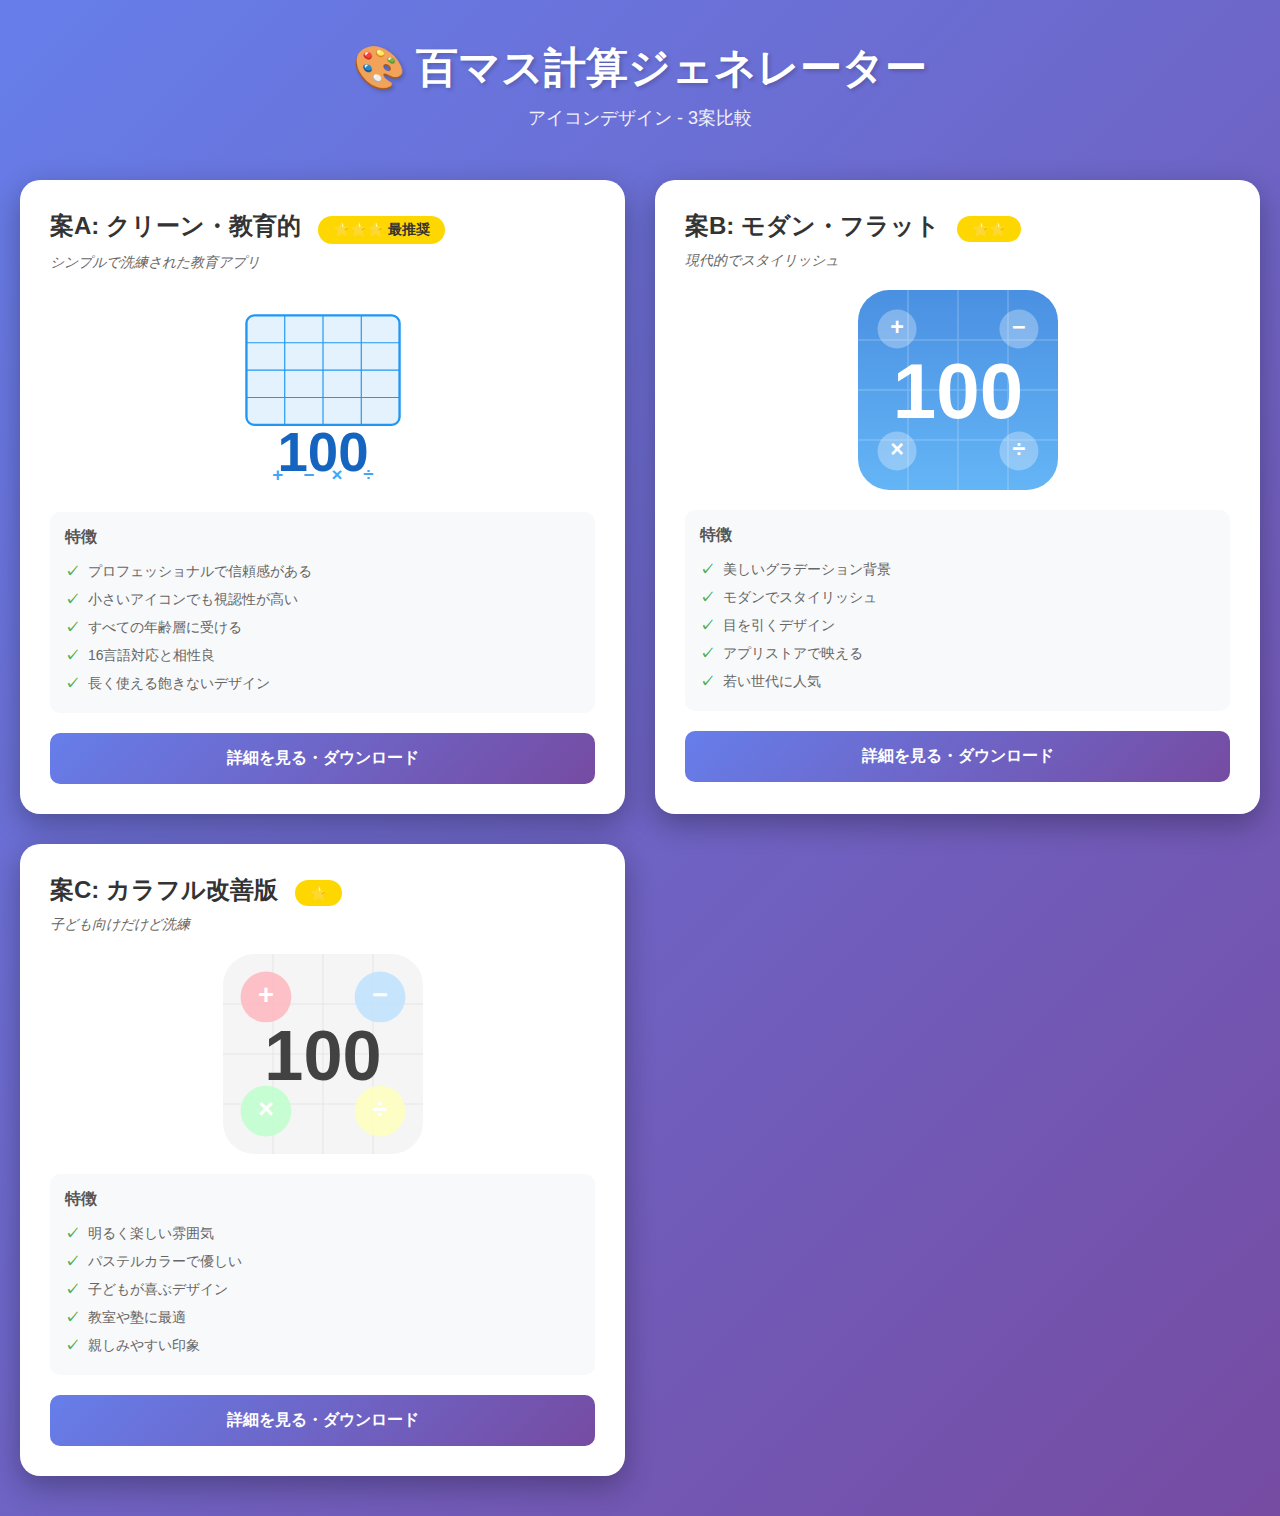
<file: icons/index.html>
<!DOCTYPE html>
<html lang="ja">
<head>
    <meta charset="UTF-8">
    <meta name="viewport" content="width=device-width, initial-scale=1.0">
    <title>アイコンデザイン - 3案比較</title>
    <style>
        * {
            margin: 0;
            padding: 0;
            box-sizing: border-box;
        }
        
        body {
            font-family: -apple-system, BlinkMacSystemFont, 'Segoe UI', 'Helvetica Neue', sans-serif;
            background: linear-gradient(135deg, #667eea 0%, #764ba2 100%);
            min-height: 100vh;
            padding: 40px 20px;
        }
        
        .header {
            text-align: center;
            color: white;
            margin-bottom: 50px;
        }
        
        .header h1 {
            font-size: 42px;
            margin-bottom: 10px;
            text-shadow: 2px 2px 4px rgba(0,0,0,0.2);
        }
        
        .header p {
            font-size: 18px;
            opacity: 0.9;
        }
        
        .designs-grid {
            max-width: 1400px;
            margin: 0 auto;
            display: grid;
            grid-template-columns: repeat(auto-fit, minmax(400px, 1fr));
            gap: 30px;
        }
        
        .design-card {
            background: white;
            border-radius: 20px;
            padding: 30px;
            box-shadow: 0 10px 30px rgba(0,0,0,0.3);
            transition: transform 0.3s ease, box-shadow 0.3s ease;
        }
        
        .design-card:hover {
            transform: translateY(-5px);
            box-shadow: 0 15px 40px rgba(0,0,0,0.4);
        }
        
        .design-card h2 {
            font-size: 24px;
            margin-bottom: 10px;
            color: #333;
        }
        
        .design-card .concept {
            color: #666;
            font-size: 14px;
            margin-bottom: 20px;
            font-style: italic;
        }
        
        .design-card .icon-display {
            display: flex;
            justify-content: center;
            margin: 20px 0;
        }
        
        .design-card .features {
            background: #f8f9fa;
            padding: 15px;
            border-radius: 10px;
            margin: 20px 0;
        }
        
        .design-card .features h3 {
            font-size: 16px;
            margin-bottom: 10px;
            color: #555;
        }
        
        .design-card .features ul {
            list-style: none;
            padding-left: 0;
        }
        
        .design-card .features li {
            padding: 5px 0;
            color: #666;
            font-size: 14px;
        }
        
        .design-card .features li:before {
            content: "✓ ";
            color: #4CAF50;
            font-weight: bold;
            margin-right: 5px;
        }
        
        .design-card .btn {
            display: block;
            width: 100%;
            padding: 15px;
            background: linear-gradient(135deg, #667eea 0%, #764ba2 100%);
            color: white;
            text-align: center;
            text-decoration: none;
            border-radius: 10px;
            font-weight: bold;
            font-size: 16px;
            transition: opacity 0.3s ease;
        }
        
        .design-card .btn:hover {
            opacity: 0.9;
        }
        
        .rating {
            display: inline-block;
            background: #FFD700;
            color: #333;
            padding: 5px 15px;
            border-radius: 20px;
            font-size: 14px;
            font-weight: bold;
            margin-left: 10px;
        }
        
        @media (max-width: 768px) {
            .designs-grid {
                grid-template-columns: 1fr;
            }
            
            .header h1 {
                font-size: 32px;
            }
        }
    </style>
</head>
<body>
    <div class="header">
        <h1>🎨 百マス計算ジェネレーター</h1>
        <p>アイコンデザイン - 3案比較</p>
    </div>
    
    <div class="designs-grid">
        <!-- 案A -->
        <div class="design-card">
            <h2>案A: クリーン・教育的 <span class="rating">⭐⭐⭐ 最推奨</span></h2>
            <p class="concept">シンプルで洗練された教育アプリ</p>
            
            <div class="icon-display">
                <svg width="200" height="200" viewBox="0 0 512 512" xmlns="http://www.w3.org/2000/svg">
                    <rect width="512" height="512" fill="#FFFFFF" rx="80"/>
                    <rect x="60" y="60" width="392" height="280" fill="#E3F2FD" rx="20"/>
                    <line x1="60" y1="130" x2="452" y2="130" stroke="#2196F3" stroke-width="3"/>
                    <line x1="60" y1="200" x2="452" y2="200" stroke="#2196F3" stroke-width="3"/>
                    <line x1="60" y1="270" x2="452" y2="270" stroke="#2196F3" stroke-width="3"/>
                    <line x1="158" y1="60" x2="158" y2="340" stroke="#2196F3" stroke-width="3"/>
                    <line x1="256" y1="60" x2="256" y2="340" stroke="#2196F3" stroke-width="3"/>
                    <line x1="354" y1="60" x2="354" y2="340" stroke="#2196F3" stroke-width="3"/>
                    <rect x="60" y="60" width="392" height="280" fill="none" stroke="#2196F3" stroke-width="6" rx="20"/>
                    <text x="256" y="420" font-family="Arial, sans-serif" font-size="140" font-weight="bold" 
                          fill="#1565C0" text-anchor="middle" dominant-baseline="middle">100</text>
                    <g font-family="Arial, sans-serif" font-size="48" font-weight="bold" fill="#42A5F5">
                        <text x="140" y="485" text-anchor="middle">+</text>
                        <text x="220" y="485" text-anchor="middle">−</text>
                        <text x="292" y="485" text-anchor="middle">×</text>
                        <text x="372" y="485" text-anchor="middle">÷</text>
                    </g>
                </svg>
            </div>
            
            <div class="features">
                <h3>特徴</h3>
                <ul>
                    <li>プロフェッショナルで信頼感がある</li>
                    <li>小さいアイコンでも視認性が高い</li>
                    <li>すべての年齢層に受ける</li>
                    <li>16言語対応と相性良</li>
                    <li>長く使える飽きないデザイン</li>
                </ul>
            </div>
            
            <a href="icon-design-A.html" class="btn">詳細を見る・ダウンロード</a>
        </div>
        
        <!-- 案B -->
        <div class="design-card">
            <h2>案B: モダン・フラット <span class="rating">⭐⭐</span></h2>
            <p class="concept">現代的でスタイリッシュ</p>
            
            <div class="icon-display">
                <svg width="200" height="200" viewBox="0 0 512 512" xmlns="http://www.w3.org/2000/svg">
                    <defs>
                        <linearGradient id="bgGradB" x1="0%" y1="0%" x2="0%" y2="100%">
                            <stop offset="0%" style="stop-color:#4A90E2;stop-opacity:1" />
                            <stop offset="100%" style="stop-color:#64B5F6;stop-opacity:1" />
                        </linearGradient>
                    </defs>
                    <rect width="512" height="512" fill="url(#bgGradB)" rx="80"/>
                    <g opacity="0.2">
                        <line x1="0" y1="128" x2="512" y2="128" stroke="#FFFFFF" stroke-width="4"/>
                        <line x1="0" y1="256" x2="512" y2="256" stroke="#FFFFFF" stroke-width="4"/>
                        <line x1="0" y1="384" x2="512" y2="384" stroke="#FFFFFF" stroke-width="4"/>
                        <line x1="128" y1="0" x2="128" y2="512" stroke="#FFFFFF" stroke-width="4"/>
                        <line x1="256" y1="0" x2="256" y2="512" stroke="#FFFFFF" stroke-width="4"/>
                        <line x1="384" y1="0" x2="384" y2="512" stroke="#FFFFFF" stroke-width="4"/>
                    </g>
                    <text x="256" y="276" font-family="Arial, sans-serif" font-size="200" font-weight="bold" 
                          fill="#FFFFFF" text-anchor="middle" dominant-baseline="middle">100</text>
                    <circle cx="100" cy="100" r="50" fill="#FFFFFF" opacity="0.3"/>
                    <text x="100" y="100" font-family="Arial, sans-serif" font-size="60" font-weight="bold" 
                          fill="#FFFFFF" text-anchor="middle" dominant-baseline="middle">+</text>
                    <circle cx="412" cy="100" r="50" fill="#FFFFFF" opacity="0.3"/>
                    <text x="412" y="100" font-family="Arial, sans-serif" font-size="60" font-weight="bold" 
                          fill="#FFFFFF" text-anchor="middle" dominant-baseline="middle">−</text>
                    <circle cx="100" cy="412" r="50" fill="#FFFFFF" opacity="0.3"/>
                    <text x="100" y="412" font-family="Arial, sans-serif" font-size="60" font-weight="bold" 
                          fill="#FFFFFF" text-anchor="middle" dominant-baseline="middle">×</text>
                    <circle cx="412" cy="412" r="50" fill="#FFFFFF" opacity="0.3"/>
                    <text x="412" y="412" font-family="Arial, sans-serif" font-size="60" font-weight="bold" 
                          fill="#FFFFFF" text-anchor="middle" dominant-baseline="middle">÷</text>
                </svg>
            </div>
            
            <div class="features">
                <h3>特徴</h3>
                <ul>
                    <li>美しいグラデーション背景</li>
                    <li>モダンでスタイリッシュ</li>
                    <li>目を引くデザイン</li>
                    <li>アプリストアで映える</li>
                    <li>若い世代に人気</li>
                </ul>
            </div>
            
            <a href="icon-design-B.html" class="btn">詳細を見る・ダウンロード</a>
        </div>
        
        <!-- 案C -->
        <div class="design-card">
            <h2>案C: カラフル改善版 <span class="rating">⭐</span></h2>
            <p class="concept">子ども向けだけど洗練</p>
            
            <div class="icon-display">
                <svg width="200" height="200" viewBox="0 0 512 512" xmlns="http://www.w3.org/2000/svg">
                    <rect width="512" height="512" fill="#F5F5F5" rx="80"/>
                    <g opacity="0.1">
                        <line x1="0" y1="128" x2="512" y2="128" stroke="#424242" stroke-width="2"/>
                        <line x1="0" y1="256" x2="512" y2="256" stroke="#424242" stroke-width="2"/>
                        <line x1="0" y1="384" x2="512" y2="384" stroke="#424242" stroke-width="2"/>
                        <line x1="128" y1="0" x2="128" y2="512" stroke="#424242" stroke-width="2"/>
                        <line x1="256" y1="0" x2="256" y2="512" stroke="#424242" stroke-width="2"/>
                        <line x1="384" y1="0" x2="384" y2="512" stroke="#424242" stroke-width="2"/>
                    </g>
                    <text x="256" y="276" font-family="Arial, sans-serif" font-size="180" font-weight="bold" 
                          fill="#424242" text-anchor="middle" dominant-baseline="middle">100</text>
                    <circle cx="110" cy="110" r="65" fill="#FFB3BA" opacity="0.8"/>
                    <text x="110" y="110" font-family="Arial, sans-serif" font-size="70" font-weight="bold" 
                          fill="#FFFFFF" text-anchor="middle" dominant-baseline="middle">+</text>
                    <circle cx="402" cy="110" r="65" fill="#BAE1FF" opacity="0.8"/>
                    <text x="402" y="110" font-family="Arial, sans-serif" font-size="70" font-weight="bold" 
                          fill="#FFFFFF" text-anchor="middle" dominant-baseline="middle">−</text>
                    <circle cx="110" cy="402" r="65" fill="#BAFFC9" opacity="0.8"/>
                    <text x="110" y="402" font-family="Arial, sans-serif" font-size="70" font-weight="bold" 
                          fill="#FFFFFF" text-anchor="middle" dominant-baseline="middle">×</text>
                    <circle cx="402" cy="402" r="65" fill="#FFFFBA" opacity="0.8"/>
                    <text x="402" y="402" font-family="Arial, sans-serif" font-size="70" font-weight="bold" 
                          fill="#FFFFFF" text-anchor="middle" dominant-baseline="middle">÷</text>
                </svg>
            </div>
            
            <div class="features">
                <h3>特徴</h3>
                <ul>
                    <li>明るく楽しい雰囲気</li>
                    <li>パステルカラーで優しい</li>
                    <li>子どもが喜ぶデザイン</li>
                    <li>教室や塾に最適</li>
                    <li>親しみやすい印象</li>
                </ul>
            </div>
            
            <a href="icon-design-C.html" class="btn">詳細を見る・ダウンロード</a>
        </div>
    </div>
</body>
</html>
</file>
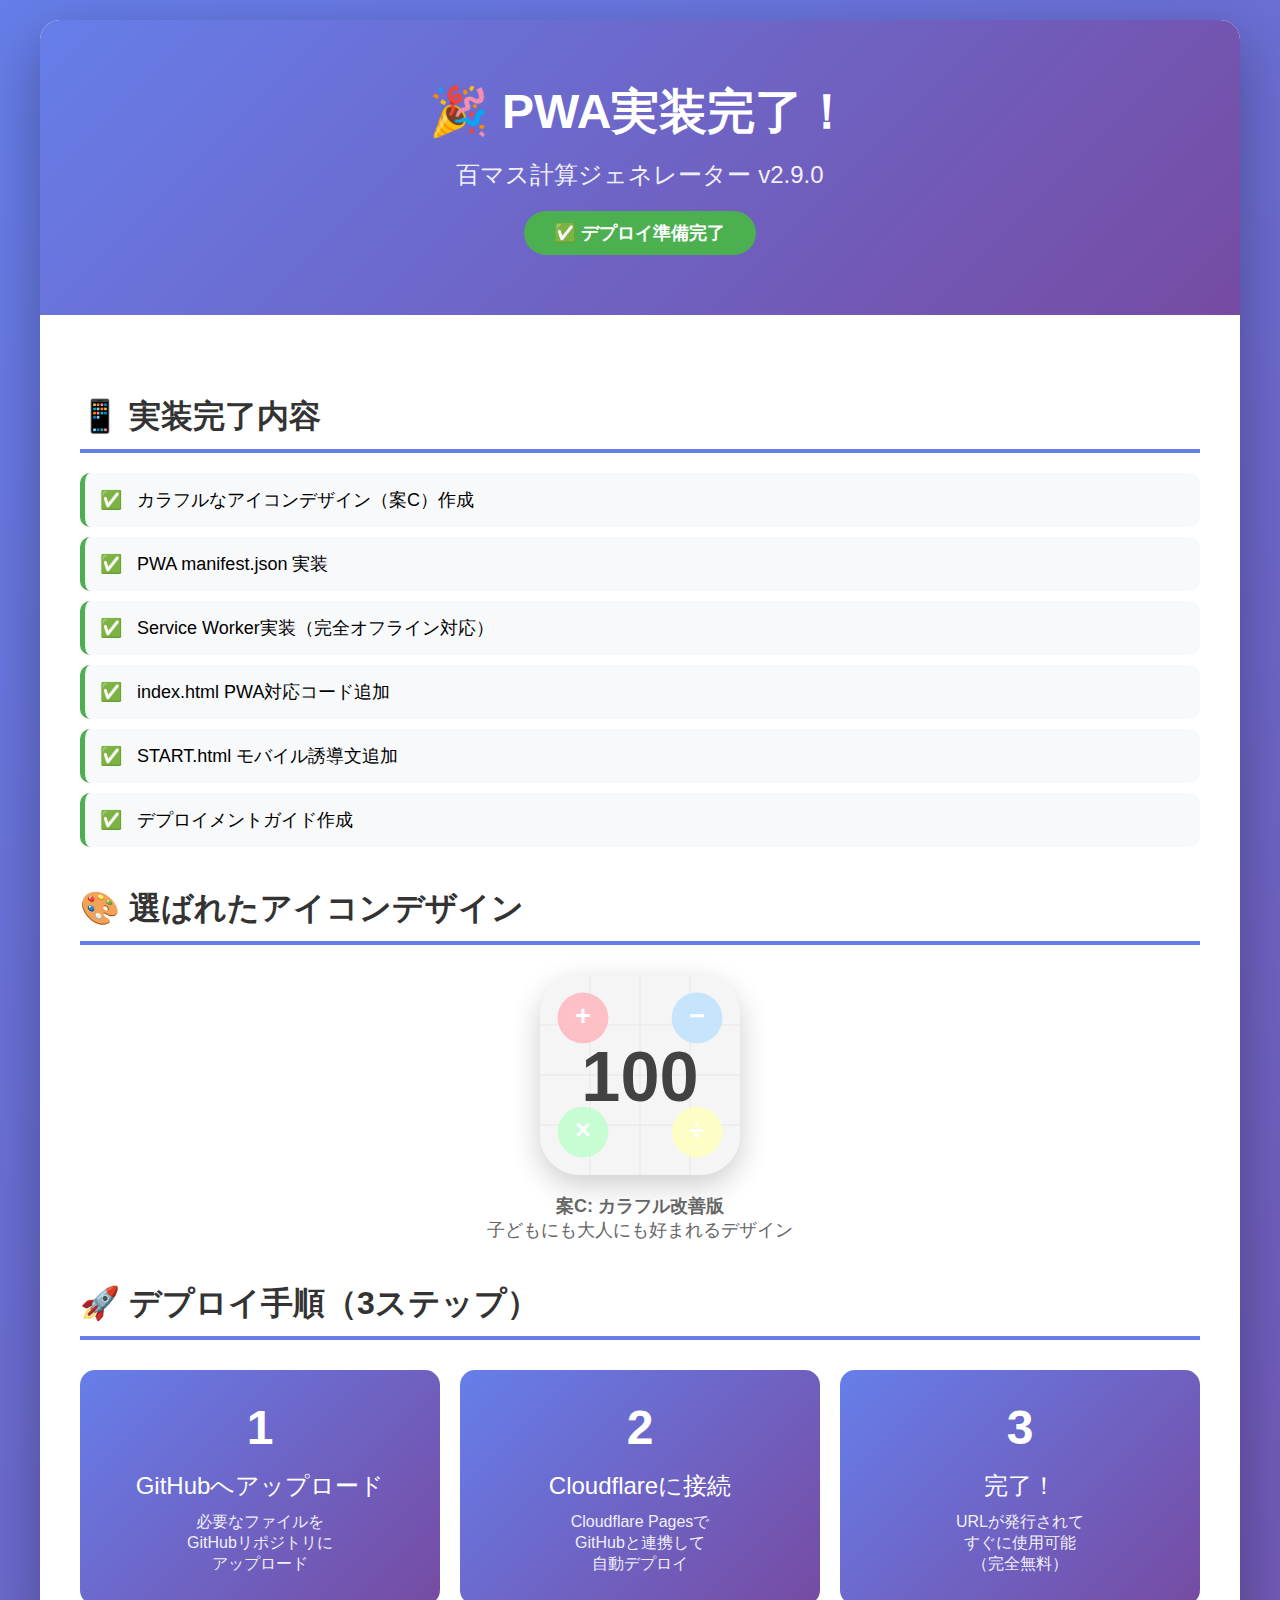
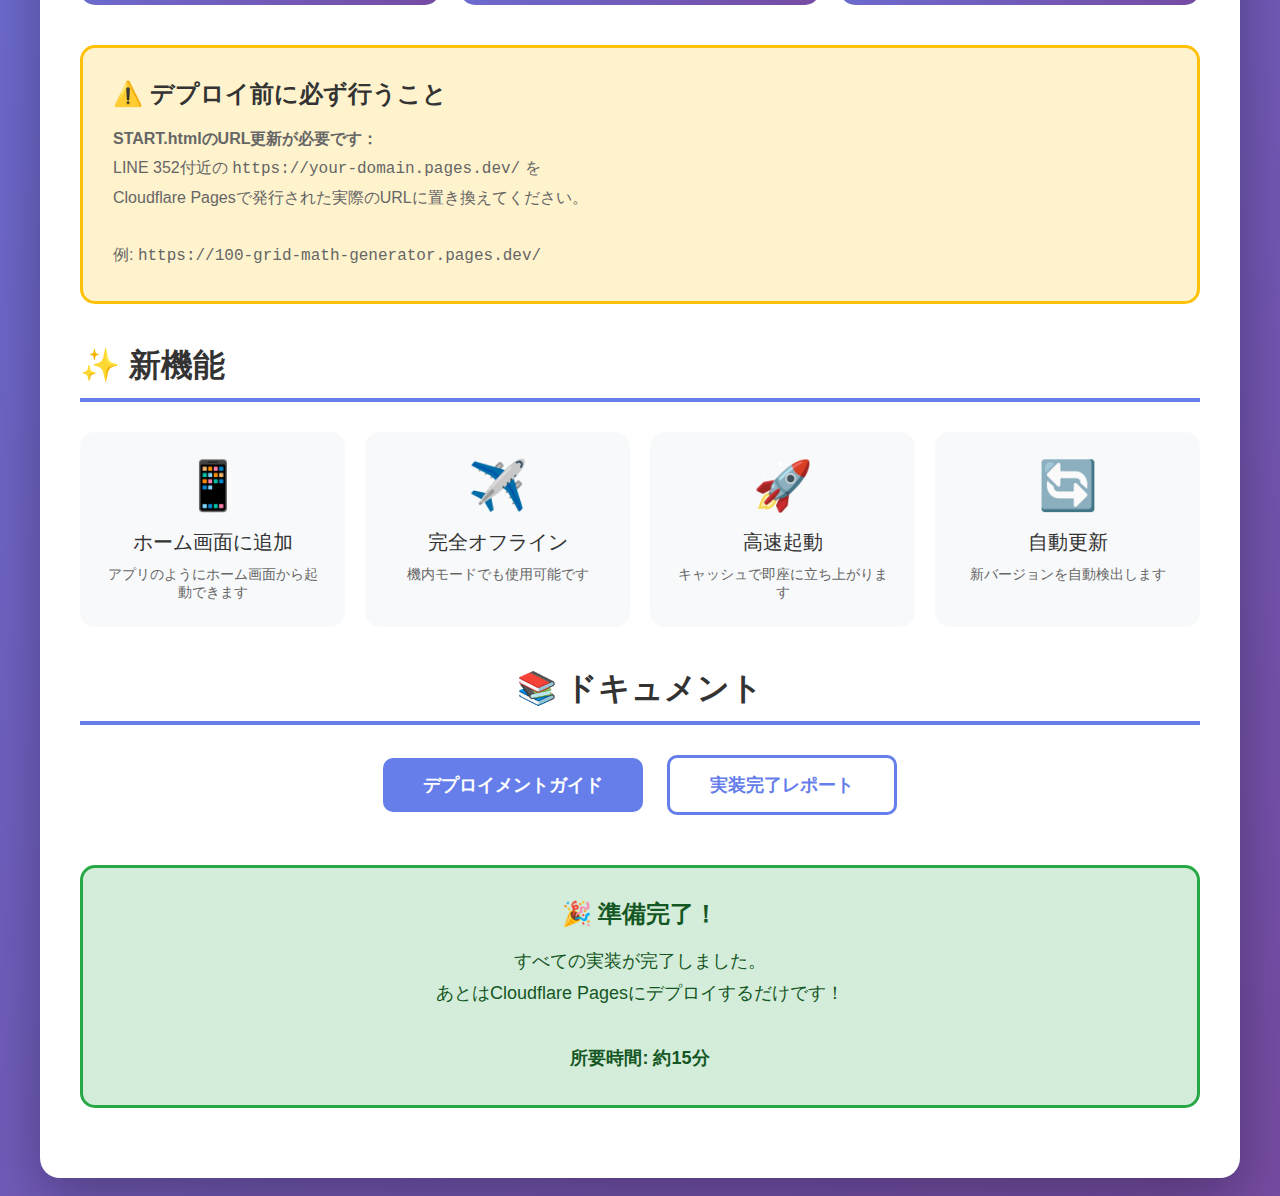
<file: PWA_QUICK_START.html>
<!DOCTYPE html>
<html lang="ja">
<head>
    <meta charset="UTF-8">
    <meta name="viewport" content="width=device-width, initial-scale=1.0">
    <title>PWA実装完了 - クイックスタートガイド</title>
    <style>
        * {
            margin: 0;
            padding: 0;
            box-sizing: border-box;
        }
        
        body {
            font-family: -apple-system, BlinkMacSystemFont, 'Segoe UI', 'Yu Gothic', sans-serif;
            background: linear-gradient(135deg, #667eea 0%, #764ba2 100%);
            min-height: 100vh;
            padding: 20px;
        }
        
        .container {
            max-width: 1200px;
            margin: 0 auto;
            background: white;
            border-radius: 20px;
            overflow: hidden;
            box-shadow: 0 20px 60px rgba(0,0,0,0.3);
        }
        
        .header {
            background: linear-gradient(135deg, #667eea 0%, #764ba2 100%);
            color: white;
            padding: 60px 40px;
            text-align: center;
        }
        
        .header h1 {
            font-size: 48px;
            margin-bottom: 15px;
        }
        
        .header p {
            font-size: 24px;
            opacity: 0.9;
        }
        
        .status-badge {
            display: inline-block;
            background: #4CAF50;
            color: white;
            padding: 10px 30px;
            border-radius: 25px;
            font-weight: bold;
            margin-top: 20px;
            font-size: 18px;
        }
        
        .content {
            padding: 40px;
        }
        
        .section {
            margin: 40px 0;
        }
        
        .section-title {
            font-size: 32px;
            color: #333;
            margin-bottom: 20px;
            border-bottom: 4px solid #667eea;
            padding-bottom: 10px;
        }
        
        .checklist {
            list-style: none;
        }
        
        .checklist li {
            padding: 15px;
            margin: 10px 0;
            background: #f8f9fa;
            border-radius: 10px;
            border-left: 5px solid #4CAF50;
            font-size: 18px;
        }
        
        .checklist li:before {
            content: "✅ ";
            margin-right: 10px;
        }
        
        .steps {
            display: grid;
            grid-template-columns: repeat(auto-fit, minmax(300px, 1fr));
            gap: 20px;
            margin: 30px 0;
        }
        
        .step-card {
            background: linear-gradient(135deg, #667eea 0%, #764ba2 100%);
            color: white;
            padding: 30px;
            border-radius: 15px;
            text-align: center;
            transition: transform 0.3s;
        }
        
        .step-card:hover {
            transform: translateY(-5px);
        }
        
        .step-number {
            font-size: 48px;
            font-weight: bold;
            margin-bottom: 15px;
        }
        
        .step-title {
            font-size: 24px;
            margin-bottom: 10px;
        }
        
        .step-desc {
            font-size: 16px;
            opacity: 0.9;
        }
        
        .highlight-box {
            background: #fff3cd;
            border: 3px solid #ffc107;
            border-radius: 15px;
            padding: 30px;
            margin: 30px 0;
        }
        
        .highlight-box h3 {
            color: #333;
            font-size: 24px;
            margin-bottom: 15px;
        }
        
        .highlight-box p {
            color: #666;
            font-size: 16px;
            line-height: 1.8;
        }
        
        .btn-primary {
            display: inline-block;
            background: #667eea;
            color: white;
            padding: 15px 40px;
            border-radius: 10px;
            text-decoration: none;
            font-size: 18px;
            font-weight: bold;
            transition: background 0.3s;
            margin: 10px;
        }
        
        .btn-primary:hover {
            background: #5568d3;
        }
        
        .btn-secondary {
            display: inline-block;
            background: white;
            color: #667eea;
            padding: 15px 40px;
            border-radius: 10px;
            text-decoration: none;
            font-size: 18px;
            font-weight: bold;
            border: 3px solid #667eea;
            transition: all 0.3s;
            margin: 10px;
        }
        
        .btn-secondary:hover {
            background: #667eea;
            color: white;
        }
        
        .icon-preview {
            text-align: center;
            margin: 30px 0;
        }
        
        .icon-preview svg {
            width: 200px;
            height: 200px;
            border-radius: 40px;
            box-shadow: 0 10px 30px rgba(0,0,0,0.2);
        }
        
        .icon-preview p {
            margin-top: 15px;
            font-size: 18px;
            color: #666;
        }
        
        .feature-grid {
            display: grid;
            grid-template-columns: repeat(auto-fit, minmax(250px, 1fr));
            gap: 20px;
            margin: 30px 0;
        }
        
        .feature-card {
            background: #f8f9fa;
            padding: 25px;
            border-radius: 15px;
            text-align: center;
        }
        
        .feature-icon {
            font-size: 48px;
            margin-bottom: 15px;
        }
        
        .feature-title {
            font-size: 20px;
            color: #333;
            margin-bottom: 10px;
        }
        
        .feature-desc {
            font-size: 14px;
            color: #666;
        }
        
        @media (max-width: 768px) {
            .header h1 {
                font-size: 32px;
            }
            
            .header p {
                font-size: 18px;
            }
            
            .section-title {
                font-size: 24px;
            }
        }
    </style>
</head>
<body>
    <div class="container">
        <div class="header">
            <h1>🎉 PWA実装完了！</h1>
            <p>百マス計算ジェネレーター v2.9.0</p>
            <div class="status-badge">✅ デプロイ準備完了</div>
        </div>
        
        <div class="content">
            <div class="section">
                <h2 class="section-title">📱 実装完了内容</h2>
                <ul class="checklist">
                    <li>カラフルなアイコンデザイン（案C）作成</li>
                    <li>PWA manifest.json 実装</li>
                    <li>Service Worker実装（完全オフライン対応）</li>
                    <li>index.html PWA対応コード追加</li>
                    <li>START.html モバイル誘導文追加</li>
                    <li>デプロイメントガイド作成</li>
                </ul>
            </div>
            
            <div class="section">
                <h2 class="section-title">🎨 選ばれたアイコンデザイン</h2>
                <div class="icon-preview">
                    <svg width="200" height="200" viewBox="0 0 512 512" xmlns="http://www.w3.org/2000/svg">
                        <rect width="512" height="512" fill="#F5F5F5" rx="80"/>
                        <g opacity="0.1">
                            <line x1="0" y1="128" x2="512" y2="128" stroke="#424242" stroke-width="2"/>
                            <line x1="0" y1="256" x2="512" y2="256" stroke="#424242" stroke-width="2"/>
                            <line x1="0" y1="384" x2="512" y2="384" stroke="#424242" stroke-width="2"/>
                            <line x1="128" y1="0" x2="128" y2="512" stroke="#424242" stroke-width="2"/>
                            <line x1="256" y1="0" x2="256" y2="512" stroke="#424242" stroke-width="2"/>
                            <line x1="384" y1="0" x2="384" y2="512" stroke="#424242" stroke-width="2"/>
                        </g>
                        <text x="256" y="276" font-family="Arial, sans-serif" font-size="180" font-weight="bold" 
                              fill="#424242" text-anchor="middle" dominant-baseline="middle">100</text>
                        <circle cx="110" cy="110" r="65" fill="#FFB3BA" opacity="0.8"/>
                        <text x="110" y="110" font-family="Arial, sans-serif" font-size="70" font-weight="bold" 
                              fill="#FFFFFF" text-anchor="middle" dominant-baseline="middle">+</text>
                        <circle cx="402" cy="110" r="65" fill="#BAE1FF" opacity="0.8"/>
                        <text x="402" y="110" font-family="Arial, sans-serif" font-size="70" font-weight="bold" 
                              fill="#FFFFFF" text-anchor="middle" dominant-baseline="middle">−</text>
                        <circle cx="110" cy="402" r="65" fill="#BAFFC9" opacity="0.8"/>
                        <text x="110" y="402" font-family="Arial, sans-serif" font-size="70" font-weight="bold" 
                              fill="#FFFFFF" text-anchor="middle" dominant-baseline="middle">×</text>
                        <circle cx="402" cy="402" r="65" fill="#FFFFBA" opacity="0.8"/>
                        <text x="402" y="402" font-family="Arial, sans-serif" font-size="70" font-weight="bold" 
                              fill="#FFFFFF" text-anchor="middle" dominant-baseline="middle">÷</text>
                    </svg>
                    <p><strong>案C: カラフル改善版</strong><br>子どもにも大人にも好まれるデザイン</p>
                </div>
            </div>
            
            <div class="section">
                <h2 class="section-title">🚀 デプロイ手順（3ステップ）</h2>
                <div class="steps">
                    <div class="step-card">
                        <div class="step-number">1</div>
                        <div class="step-title">GitHubへアップロード</div>
                        <div class="step-desc">必要なファイルを<br>GitHubリポジトリに<br>アップロード</div>
                    </div>
                    <div class="step-card">
                        <div class="step-number">2</div>
                        <div class="step-title">Cloudflareに接続</div>
                        <div class="step-desc">Cloudflare Pagesで<br>GitHubと連携して<br>自動デプロイ</div>
                    </div>
                    <div class="step-card">
                        <div class="step-number">3</div>
                        <div class="step-title">完了！</div>
                        <div class="step-desc">URLが発行されて<br>すぐに使用可能<br>（完全無料）</div>
                    </div>
                </div>
            </div>
            
            <div class="highlight-box">
                <h3>⚠️ デプロイ前に必ず行うこと</h3>
                <p>
                    <strong>START.htmlのURL更新が必要です：</strong><br>
                    LINE 352付近の <code>https://your-domain.pages.dev/</code> を<br>
                    Cloudflare Pagesで発行された実際のURLに置き換えてください。<br><br>
                    例: <code>https://100-grid-math-generator.pages.dev/</code>
                </p>
            </div>
            
            <div class="section">
                <h2 class="section-title">✨ 新機能</h2>
                <div class="feature-grid">
                    <div class="feature-card">
                        <div class="feature-icon">📱</div>
                        <div class="feature-title">ホーム画面に追加</div>
                        <div class="feature-desc">アプリのようにホーム画面から起動できます</div>
                    </div>
                    <div class="feature-card">
                        <div class="feature-icon">✈️</div>
                        <div class="feature-title">完全オフライン</div>
                        <div class="feature-desc">機内モードでも使用可能です</div>
                    </div>
                    <div class="feature-card">
                        <div class="feature-icon">🚀</div>
                        <div class="feature-title">高速起動</div>
                        <div class="feature-desc">キャッシュで即座に立ち上がります</div>
                    </div>
                    <div class="feature-card">
                        <div class="feature-icon">🔄</div>
                        <div class="feature-title">自動更新</div>
                        <div class="feature-desc">新バージョンを自動検出します</div>
                    </div>
                </div>
            </div>
            
            <div class="section" style="text-align: center;">
                <h2 class="section-title">📚 ドキュメント</h2>
                <a href="PWA_DEPLOYMENT_GUIDE.md" class="btn-primary">デプロイメントガイド</a>
                <a href="PWA_IMPLEMENTATION_COMPLETE.md" class="btn-secondary">実装完了レポート</a>
            </div>
            
            <div class="highlight-box" style="background: #d4edda; border-color: #28a745; text-align: center;">
                <h3 style="color: #155724;">🎉 準備完了！</h3>
                <p style="color: #155724; font-size: 18px;">
                    すべての実装が完了しました。<br>
                    あとはCloudflare Pagesにデプロイするだけです！<br><br>
                    <strong>所要時間: 約15分</strong>
                </p>
            </div>
        </div>
    </div>
</body>
</html>
</file>
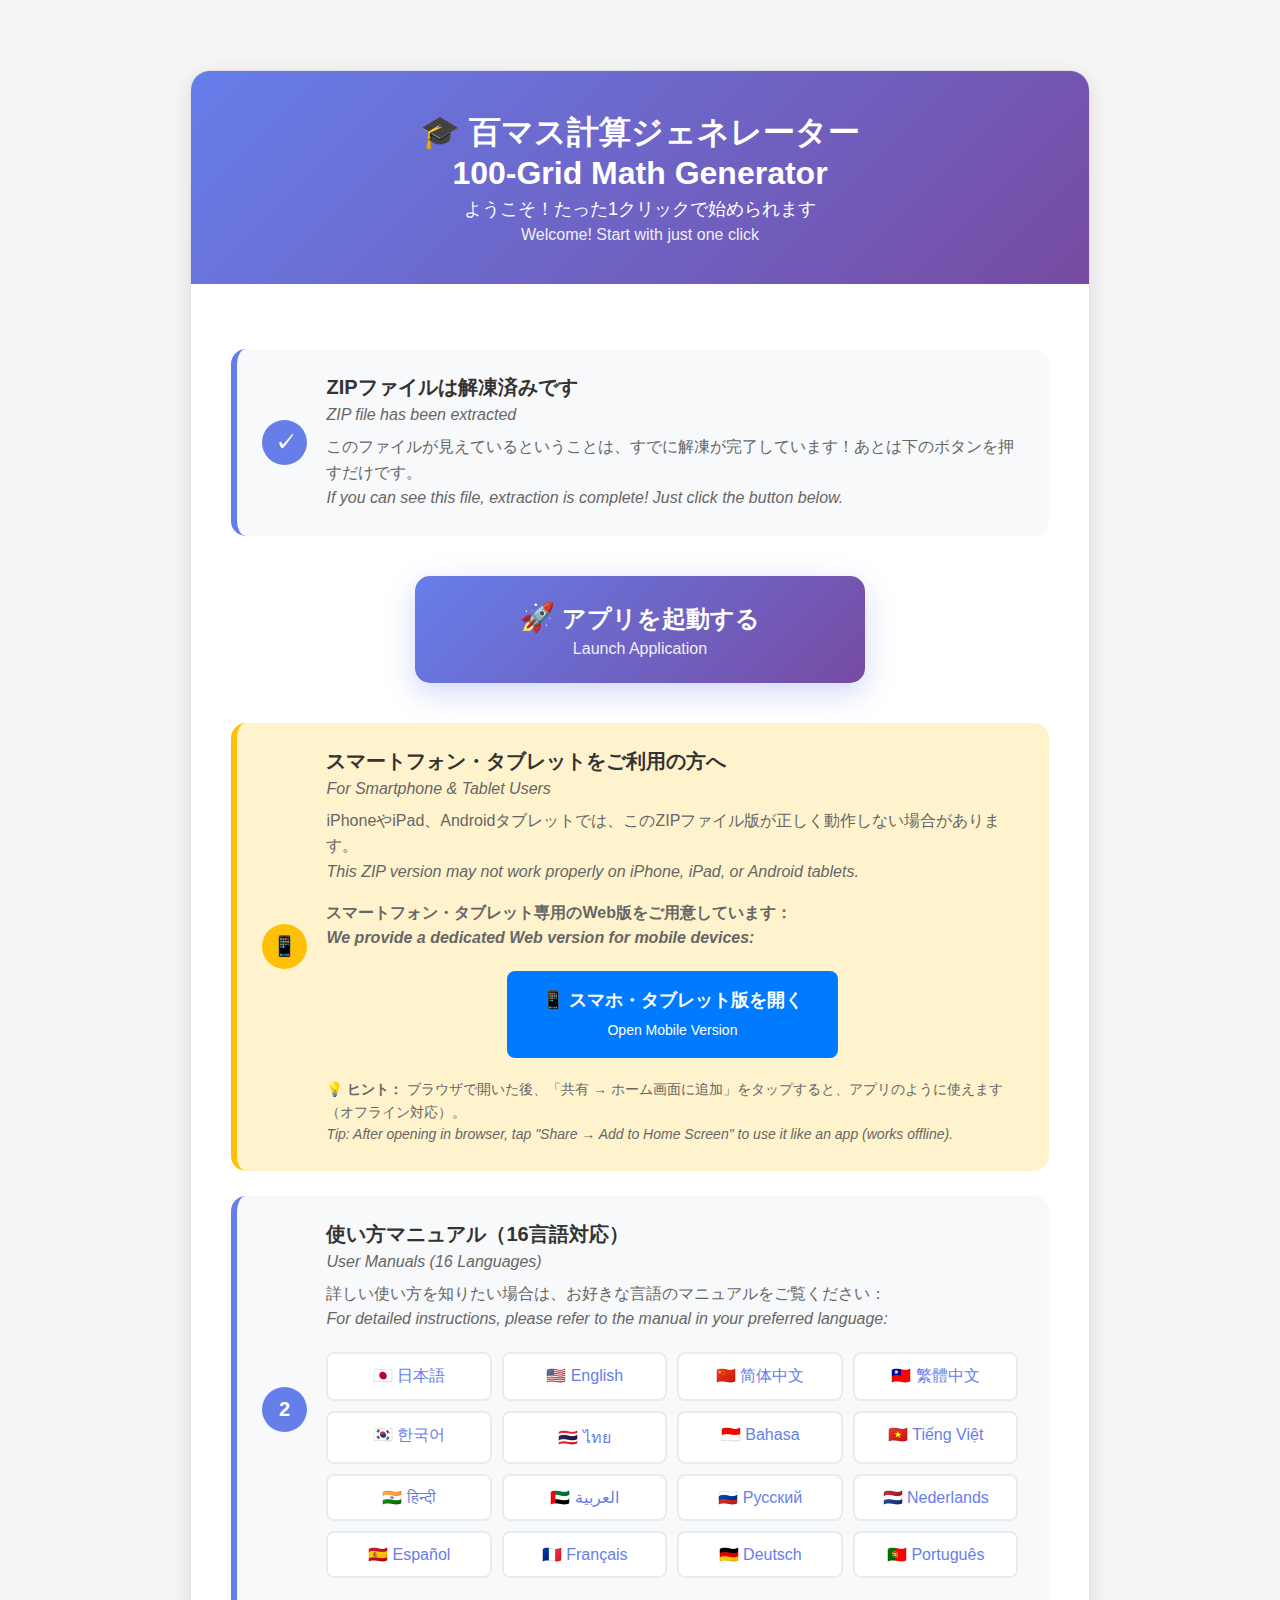
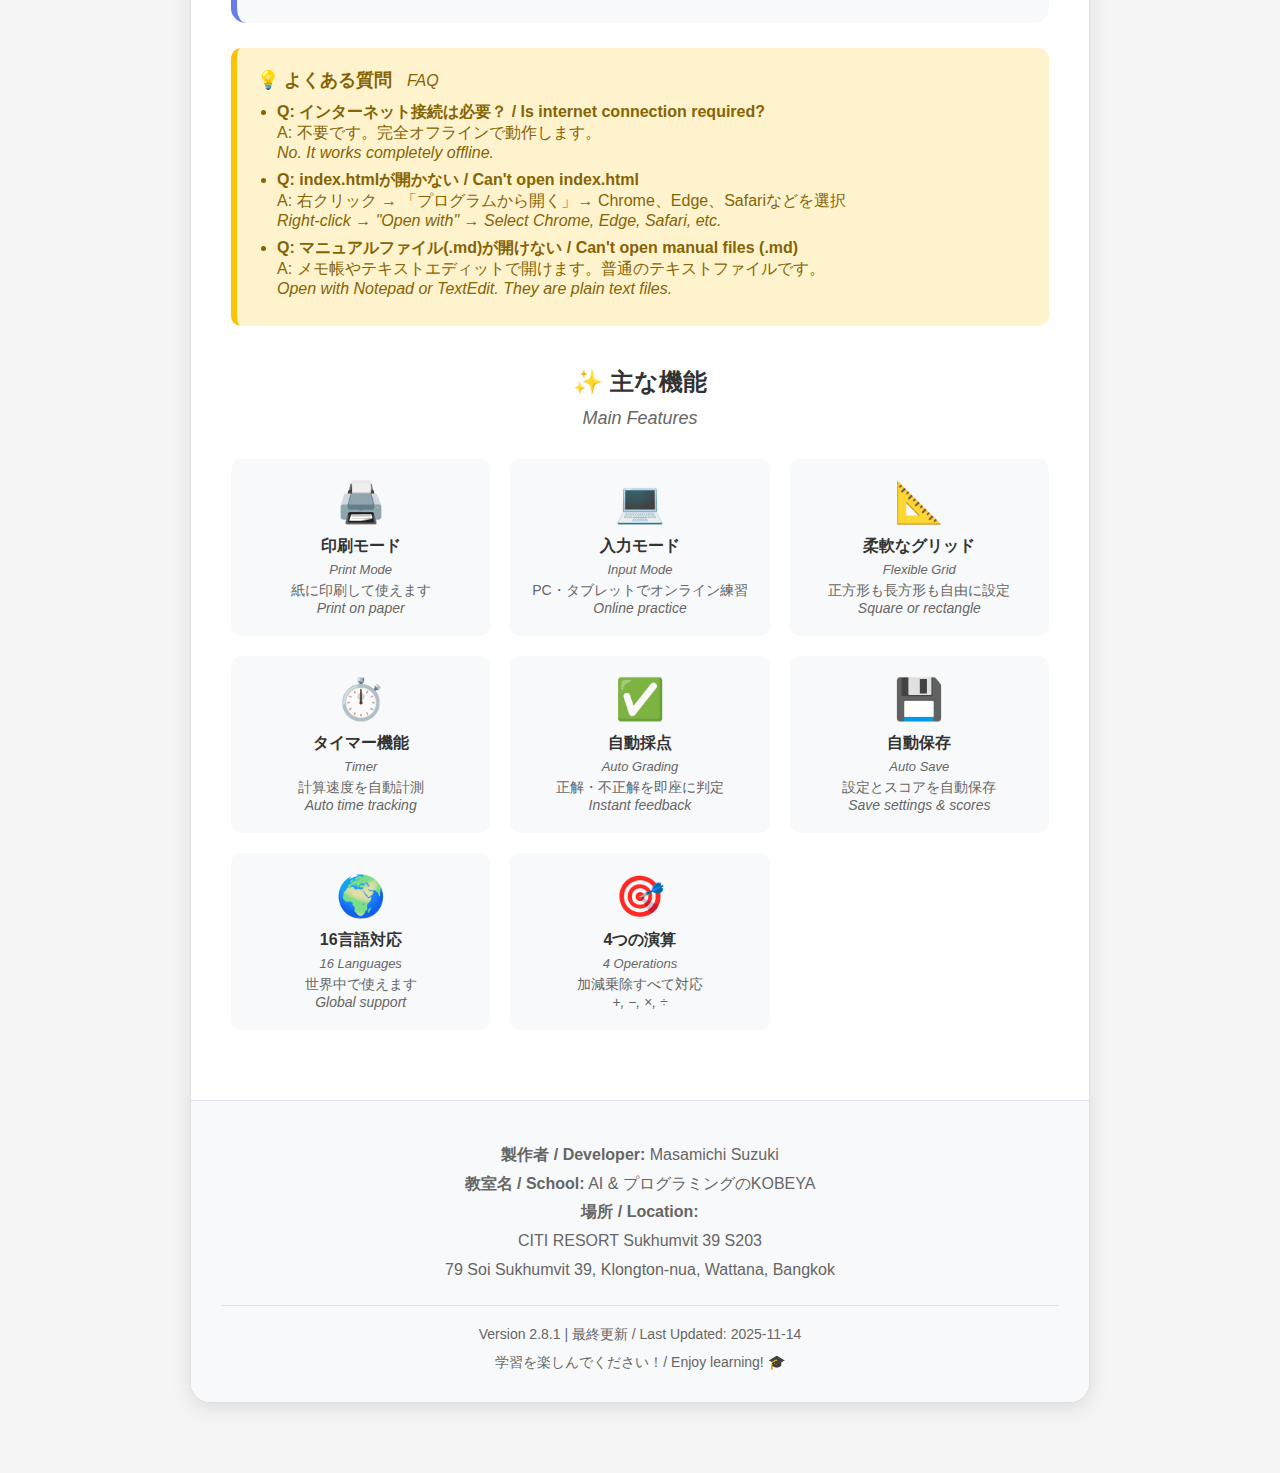
<file: START.html>
<!DOCTYPE html>
<html lang="ja">
<head>
    <meta charset="UTF-8">
    <meta name="viewport" content="width=device-width, initial-scale=1.0">
    <title>百マス計算ジェネレーター - スタートガイド / 100-Grid Math Generator - Start Guide</title>
    <style>
        * {
            margin: 0;
            padding: 0;
            box-sizing: border-box;
        }
        
        body {
            font-family: 'Segoe UI', 'Yu Gothic', 'Hiragino Kaku Gothic ProN', sans-serif;
            background: #f5f5f5;
            min-height: 100vh;
            padding: 20px;
        }
        
        .container {
            max-width: 900px;
            margin: 50px auto;
            background: white;
            border-radius: 20px;
            box-shadow: 0 5px 20px rgba(0,0,0,0.1);
            overflow: hidden;
            border: 1px solid #e0e0e0;
        }
        
        .header {
            background: linear-gradient(135deg, #667eea 0%, #764ba2 100%);
            color: white;
            padding: 40px;
            text-align: center;
        }
        
        .header h1 {
            font-size: 32px;
            margin-bottom: 5px;
        }
        
        .header .subtitle-ja {
            font-size: 18px;
            margin-bottom: 5px;
        }
        
        .header .subtitle-en {
            font-size: 16px;
            opacity: 0.9;
        }
        
        .content {
            padding: 40px;
        }
        
        .step {
            background: #f8f9fa;
            padding: 25px;
            margin: 25px 0;
            border-radius: 15px;
            border-left: 6px solid #667eea;
            transition: transform 0.2s, box-shadow 0.2s;
        }
        
        .step:hover {
            transform: translateX(5px);
            box-shadow: 0 5px 15px rgba(102, 126, 234, 0.2);
        }
        
        .step-number {
            display: inline-block;
            background: #667eea;
            color: white;
            width: 45px;
            height: 45px;
            line-height: 45px;
            text-align: center;
            border-radius: 50%;
            font-weight: bold;
            font-size: 20px;
            margin-right: 15px;
            vertical-align: middle;
        }
        
        .step-content {
            display: inline-block;
            vertical-align: middle;
            width: calc(100% - 70px);
        }
        
        .step h3 {
            color: #333;
            margin-bottom: 5px;
            font-size: 20px;
        }
        
        .step .subtitle-en {
            color: #666;
            font-size: 16px;
            font-style: italic;
            margin-bottom: 10px;
        }
        
        .step p {
            color: #666;
            line-height: 1.6;
        }
        
        .launch-button {
            display: block;
            background: linear-gradient(135deg, #667eea 0%, #764ba2 100%);
            color: white;
            padding: 25px 50px;
            text-align: center;
            text-decoration: none;
            border-radius: 15px;
            font-size: 24px;
            font-weight: bold;
            margin: 40px auto;
            max-width: 450px;
            transition: transform 0.2s, box-shadow 0.2s;
            box-shadow: 0 10px 30px rgba(102, 126, 234, 0.3);
        }
        
        .launch-button:hover {
            transform: translateY(-3px);
            box-shadow: 0 15px 40px rgba(102, 126, 234, 0.4);
        }
        
        .launch-button::before {
            content: '🚀 ';
            font-size: 28px;
        }
        
        .launch-button .button-en {
            display: block;
            font-size: 16px;
            margin-top: 5px;
            opacity: 0.9;
            font-weight: normal;
        }
        
        .tip {
            background: #fff3cd;
            padding: 20px;
            border-radius: 10px;
            border-left: 6px solid #ffc107;
            margin: 25px 0;
        }
        
        .tip-title {
            font-weight: bold;
            color: #856404;
            margin-bottom: 10px;
            font-size: 18px;
        }
        
        .tip-title::before {
            content: '💡 ';
        }
        
        .tip-title .title-en {
            font-size: 16px;
            font-style: italic;
            font-weight: normal;
            margin-left: 10px;
        }
        
        .tip ul {
            margin-left: 20px;
            color: #856404;
        }
        
        .tip li {
            margin: 8px 0;
        }
        
        .features {
            display: grid;
            grid-template-columns: repeat(auto-fit, minmax(200px, 1fr));
            gap: 20px;
            margin: 30px 0;
        }
        
        .feature {
            background: #f8f9fa;
            padding: 20px;
            border-radius: 10px;
            text-align: center;
        }
        
        .feature-icon {
            font-size: 40px;
            margin-bottom: 10px;
        }
        
        .feature-title {
            font-weight: bold;
            color: #333;
            margin-bottom: 5px;
        }
        
        .feature-title-en {
            color: #666;
            font-size: 13px;
            font-style: italic;
            margin-bottom: 5px;
        }
        
        .feature-desc {
            color: #666;
            font-size: 14px;
        }
        
        .footer {
            background: #f8f9fa;
            padding: 30px;
            text-align: center;
            color: #666;
            border-top: 1px solid #dee2e6;
        }
        
        .footer a {
            color: #667eea;
            text-decoration: none;
        }
        
        .footer a:hover {
            text-decoration: underline;
        }
        
        .footer-info {
            margin: 10px 0;
            line-height: 1.8;
        }
        
        .manual-links {
            display: grid;
            grid-template-columns: repeat(auto-fit, minmax(150px, 1fr));
            gap: 10px;
            margin: 20px 0;
        }
        
        .manual-link {
            background: white;
            padding: 12px;
            border-radius: 8px;
            text-align: center;
            text-decoration: none;
            color: #667eea;
            border: 2px solid #e9ecef;
            transition: all 0.2s;
        }
        
        .manual-link:hover {
            border-color: #667eea;
            transform: translateY(-2px);
            box-shadow: 0 5px 15px rgba(102, 126, 234, 0.2);
        }
        
        .section-title {
            text-align: center;
            color: #333;
            margin: 40px 0 10px;
            font-size: 24px;
        }
        
        .section-title-en {
            text-align: center;
            color: #666;
            font-size: 18px;
            font-style: italic;
            margin-bottom: 20px;
        }
        
        @media (max-width: 768px) {
            .container {
                margin: 20px auto;
            }
            
            .header h1 {
                font-size: 24px;
            }
            
            .header .subtitle-ja {
                font-size: 16px;
            }
            
            .header .subtitle-en {
                font-size: 14px;
            }
            
            .content {
                padding: 25px;
            }
            
            .step {
                padding: 20px;
            }
            
            .step-number {
                width: 40px;
                height: 40px;
                line-height: 40px;
                font-size: 18px;
            }
            
            .launch-button {
                font-size: 20px;
                padding: 20px 40px;
            }
        }
    </style>
</head>
<body>
    <div class="container">
        <div class="header">
            <h1>🎓 百マス計算ジェネレーター<br>100-Grid Math Generator</h1>
            <p class="subtitle-ja">ようこそ！たった1クリックで始められます</p>
            <p class="subtitle-en">Welcome! Start with just one click</p>
        </div>

        <div class="content">
            <div class="step">
                <span class="step-number">✓</span>
                <div class="step-content">
                    <h3>ZIPファイルは解凍済みです</h3>
                    <div class="subtitle-en">ZIP file has been extracted</div>
                    <p>このファイルが見えているということは、すでに解凍が完了しています！あとは下のボタンを押すだけです。<br>
                    <em>If you can see this file, extraction is complete! Just click the button below.</em></p>
                </div>
            </div>

            <a href="index.html" class="launch-button">
                アプリを起動する
                <span class="button-en">Launch Application</span>
            </a>

            <!-- モバイル向け案内 -->
            <div class="step" style="background: #fff3cd; border-left-color: #ffc107;">
                <span class="step-number" style="background: #ffc107;">📱</span>
                <div class="step-content">
                    <h3>スマートフォン・タブレットをご利用の方へ</h3>
                    <div class="subtitle-en">For Smartphone & Tablet Users</div>
                    <p>iPhoneやiPad、Androidタブレットでは、このZIPファイル版が正しく動作しない場合があります。<br>
                    <em>This ZIP version may not work properly on iPhone, iPad, or Android tablets.</em></p>
                    <p style="margin-top: 15px;"><strong>スマートフォン・タブレット専用のWeb版をご用意しています：</strong><br>
                    <em><strong>We provide a dedicated Web version for mobile devices:</strong></em></p>
                    <p style="text-align: center; margin: 20px 0;">
                        <a href="https://your-domain.pages.dev/" 
                           style="display: inline-block; background: #007bff; color: white; padding: 15px 35px; 
                                  text-decoration: none; border-radius: 8px; font-size: 18px; font-weight: bold;
                                  transition: background 0.2s;">
                            📱 スマホ・タブレット版を開く<br>
                            <span style="font-size: 14px; font-weight: normal;">Open Mobile Version</span>
                        </a>
                    </p>
                    <p style="font-size: 14px; color: #666;">
                        💡 <strong>ヒント：</strong> ブラウザで開いた後、「共有 → ホーム画面に追加」をタップすると、アプリのように使えます（オフライン対応）。<br>
                        <em>Tip: After opening in browser, tap "Share → Add to Home Screen" to use it like an app (works offline).</em>
                    </p>
                </div>
            </div>

            <div class="step">
                <span class="step-number">2</span>
                <div class="step-content">
                    <h3>使い方マニュアル（16言語対応）</h3>
                    <div class="subtitle-en">User Manuals (16 Languages)</div>
                    <p>詳しい使い方を知りたい場合は、お好きな言語のマニュアルをご覧ください：<br>
                    <em>For detailed instructions, please refer to the manual in your preferred language:</em></p>
                    <div class="manual-links">
                        <a href="HOW_TO_USE_JP.md" class="manual-link">🇯🇵 日本語</a>
                        <a href="HOW_TO_USE_EN.md" class="manual-link">🇺🇸 English</a>
                        <a href="HOW_TO_USE_ZH_CN.md" class="manual-link">🇨🇳 简体中文</a>
                        <a href="HOW_TO_USE_ZH_TW.md" class="manual-link">🇹🇼 繁體中文</a>
                        <a href="HOW_TO_USE_KO.md" class="manual-link">🇰🇷 한국어</a>
                        <a href="HOW_TO_USE_TH.md" class="manual-link">🇹🇭 ไทย</a>
                        <a href="HOW_TO_USE_ID.md" class="manual-link">🇮🇩 Bahasa</a>
                        <a href="HOW_TO_USE_VI.md" class="manual-link">🇻🇳 Tiếng Việt</a>
                        <a href="HOW_TO_USE_HI.md" class="manual-link">🇮🇳 हिन्दी</a>
                        <a href="HOW_TO_USE_AR.md" class="manual-link">🇦🇪 العربية</a>
                        <a href="HOW_TO_USE_RU.md" class="manual-link">🇷🇺 Русский</a>
                        <a href="HOW_TO_USE_NL.md" class="manual-link">🇳🇱 Nederlands</a>
                        <a href="HOW_TO_USE_ES.md" class="manual-link">🇪🇸 Español</a>
                        <a href="HOW_TO_USE_FR.md" class="manual-link">🇫🇷 Français</a>
                        <a href="HOW_TO_USE_DE.md" class="manual-link">🇩🇪 Deutsch</a>
                        <a href="HOW_TO_USE_PT.md" class="manual-link">🇵🇹 Português</a>
                    </div>
                </div>
            </div>

            <div class="tip">
                <div class="tip-title">よくある質問 <span class="title-en">FAQ</span></div>
                <ul>
                    <li><strong>Q: インターネット接続は必要？ / Is internet connection required?</strong><br>
                        A: 不要です。完全オフラインで動作します。<br>
                        <em>No. It works completely offline.</em></li>
                    <li><strong>Q: index.htmlが開かない / Can't open index.html</strong><br>
                        A: 右クリック → 「プログラムから開く」→ Chrome、Edge、Safariなどを選択<br>
                        <em>Right-click → "Open with" → Select Chrome, Edge, Safari, etc.</em></li>
                    <li><strong>Q: マニュアルファイル(.md)が開けない / Can't open manual files (.md)</strong><br>
                        A: メモ帳やテキストエディットで開けます。普通のテキストファイルです。<br>
                        <em>Open with Notepad or TextEdit. They are plain text files.</em></li>
                </ul>
            </div>

            <h2 class="section-title">✨ 主な機能</h2>
            <div class="section-title-en">Main Features</div>
            
            <div class="features">
                <div class="feature">
                    <div class="feature-icon">🖨️</div>
                    <div class="feature-title">印刷モード</div>
                    <div class="feature-title-en">Print Mode</div>
                    <div class="feature-desc">紙に印刷して使えます<br><em>Print on paper</em></div>
                </div>
                <div class="feature">
                    <div class="feature-icon">💻</div>
                    <div class="feature-title">入力モード</div>
                    <div class="feature-title-en">Input Mode</div>
                    <div class="feature-desc">PC・タブレットでオンライン練習<br><em>Online practice</em></div>
                </div>
                <div class="feature">
                    <div class="feature-icon">📐</div>
                    <div class="feature-title">柔軟なグリッド</div>
                    <div class="feature-title-en">Flexible Grid</div>
                    <div class="feature-desc">正方形も長方形も自由に設定<br><em>Square or rectangle</em></div>
                </div>
                <div class="feature">
                    <div class="feature-icon">⏱️</div>
                    <div class="feature-title">タイマー機能</div>
                    <div class="feature-title-en">Timer</div>
                    <div class="feature-desc">計算速度を自動計測<br><em>Auto time tracking</em></div>
                </div>
                <div class="feature">
                    <div class="feature-icon">✅</div>
                    <div class="feature-title">自動採点</div>
                    <div class="feature-title-en">Auto Grading</div>
                    <div class="feature-desc">正解・不正解を即座に判定<br><em>Instant feedback</em></div>
                </div>
                <div class="feature">
                    <div class="feature-icon">💾</div>
                    <div class="feature-title">自動保存</div>
                    <div class="feature-title-en">Auto Save</div>
                    <div class="feature-desc">設定とスコアを自動保存<br><em>Save settings & scores</em></div>
                </div>
                <div class="feature">
                    <div class="feature-icon">🌍</div>
                    <div class="feature-title">16言語対応</div>
                    <div class="feature-title-en">16 Languages</div>
                    <div class="feature-desc">世界中で使えます<br><em>Global support</em></div>
                </div>
                <div class="feature">
                    <div class="feature-icon">🎯</div>
                    <div class="feature-title">4つの演算</div>
                    <div class="feature-title-en">4 Operations</div>
                    <div class="feature-desc">加減乗除すべて対応<br><em>+, −, ×, ÷</em></div>
                </div>
            </div>
        </div>

        <div class="footer">
            <div class="footer-info">
                <p><strong>製作者 / Developer:</strong> Masamichi Suzuki</p>
                <p><strong>教室名 / School:</strong> AI & プログラミングのKOBEYA</p>
                <p><strong>場所 / Location:</strong><br>
                CITI RESORT Sukhumvit 39 S203<br>
                79 Soi Sukhumvit 39, Klongton-nua, Wattana, Bangkok</p>
            </div>
            <hr style="margin: 20px 0; border: none; border-top: 1px solid #dee2e6;">
            <p style="font-size: 14px;">Version 2.8.1 | 最終更新 / Last Updated: 2025-11-14</p>
            <p style="font-size: 14px; margin-top: 10px;">学習を楽しんでください！/ Enjoy learning! 🎓</p>
        </div>
    </div>
</body>
</html>
</file>
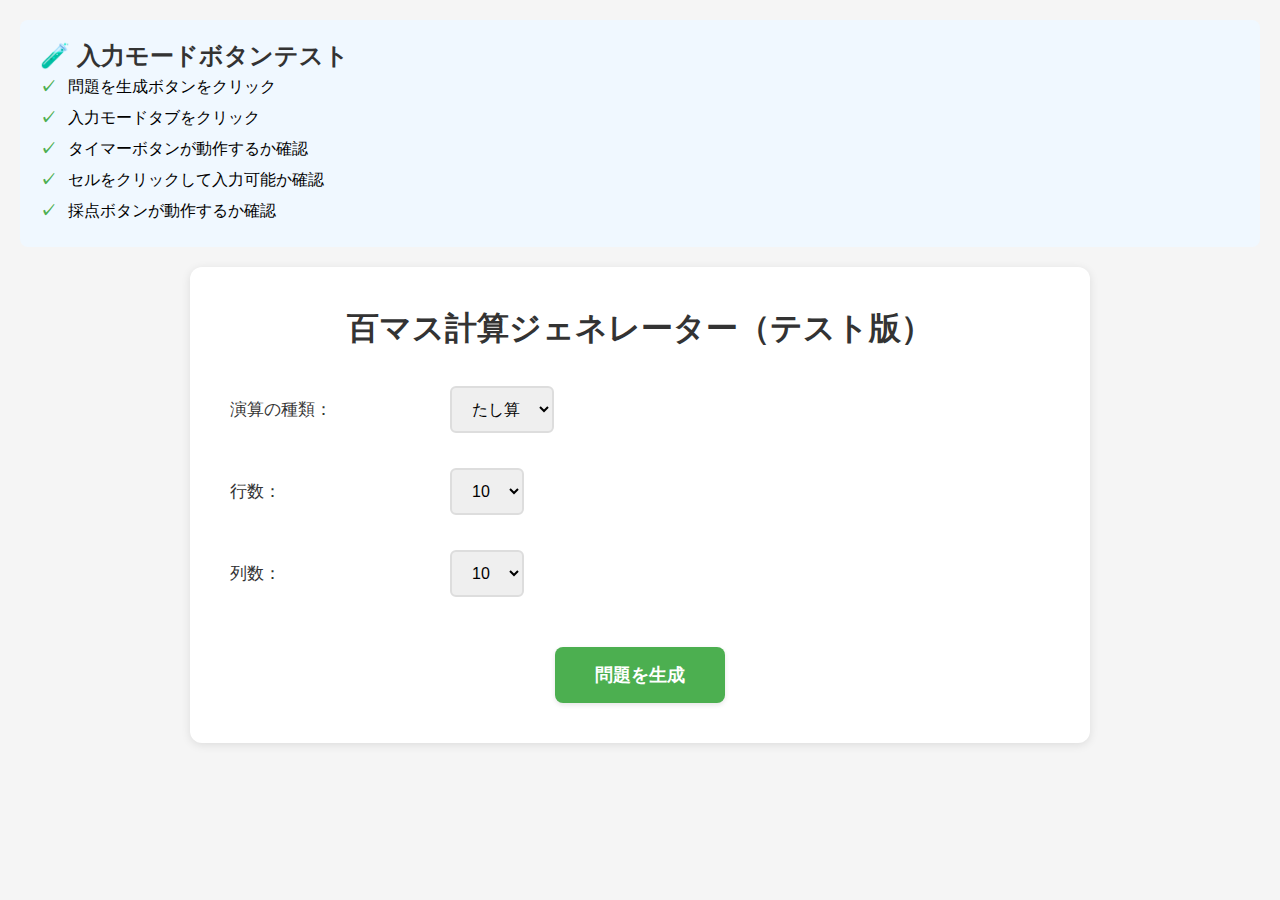
<file: test-input-mode.html>
<!DOCTYPE html>
<html lang="ja">
<head>
    <meta charset="UTF-8">
    <meta name="viewport" content="width=device-width, initial-scale=1.0">
    <title>入力モードテスト</title>
    <link rel="stylesheet" href="css/style.css">
    <link rel="stylesheet" href="css/input-mode.css">
    <style>
        body {
            padding: 20px;
        }
        .test-info {
            background: #f0f8ff;
            padding: 20px;
            border-radius: 8px;
            margin-bottom: 20px;
        }
        .test-info h2 {
            margin-top: 0;
            color: #333;
        }
        .test-info ul {
            list-style: none;
            padding: 0;
        }
        .test-info li {
            padding: 5px 0;
            font-size: 16px;
        }
        .test-info li:before {
            content: "✓ ";
            color: #4CAF50;
            font-weight: bold;
            margin-right: 8px;
        }
    </style>
</head>
<body>
    <div class="test-info">
        <h2>🧪 入力モードボタンテスト</h2>
        <ul>
            <li>問題を生成ボタンをクリック</li>
            <li>入力モードタブをクリック</li>
            <li>タイマーボタンが動作するか確認</li>
            <li>セルをクリックして入力可能か確認</li>
            <li>採点ボタンが動作するか確認</li>
        </ul>
    </div>

    <div class="container no-print">
        <h1>百マス計算ジェネレーター（テスト版）</h1>
        
        <div class="settings-panel">
            <div class="setting-group">
                <label for="operation">演算の種類：</label>
                <select id="operation">
                    <option value="addition">たし算</option>
                    <option value="subtraction">ひき算</option>
                    <option value="multiplication">かけ算</option>
                    <option value="division">わり算</option>
                </select>
            </div>

            <div class="setting-group">
                <label for="rowSize">行数：</label>
                <select id="rowSize">
                    <option value="5">5</option>
                    <option value="10" selected>10</option>
                </select>
            </div>

            <div class="setting-group">
                <label for="colSize">列数：</label>
                <select id="colSize">
                    <option value="5">5</option>
                    <option value="10" selected>10</option>
                </select>
            </div>

            <div class="button-group">
                <button type="button" class="btn btn-primary" id="generateBtn">問題を生成</button>
            </div>
        </div>
    </div>

    <!-- 印刷エリア -->
    <div id="printArea" class="print-area"></div>

    <!-- 入力モードエリア -->
    <div id="inputArea" class="input-area" style="display: none;">
        <!-- モード切り替えタブ -->
        <div class="mode-tabs">
            <button id="printModeTab" class="mode-tab active">
                <span id="printModeLabel">印刷モード</span>
            </button>
            <button id="inputModeTab" class="mode-tab">
                <span id="inputModeLabel">入力モード</span>
            </button>
        </div>

        <!-- タイマーヘッダー -->
        <div class="input-header">
            <div class="timer-display">
                <span class="timer-icon">⏱️</span>
                <span id="timerDisplay">00:00.00</span>
            </div>
            <div class="timer-controls">
                <button id="startTimerBtn" class="btn btn-success">
                    <span id="startTimerLabel">スタート</span>
                </button>
                <button id="pauseTimerBtn" class="btn btn-warning" disabled>
                    <span id="pauseTimerLabel">一時停止</span>
                </button>
                <button id="resetTimerBtn" class="btn btn-secondary">
                    <span id="resetTimerLabel">リセット</span>
                </button>
                <button id="toggleStickyBtn" class="btn btn-secondary" style="display: none;">
                    <span id="toggleStickyLabel">📌 ヘッダー固定</span>
                </button>
            </div>
        </div>

        <!-- 入力設定 -->
        <div class="input-settings">
            <div class="setting-group">
                <label id="moveDirectionLabel">Enterキーで移動：</label>
                <label class="radio-label">
                    <input type="radio" name="moveDirection" value="right" checked>
                    <span id="moveRightLabel">右へ</span>
                </label>
                <label class="radio-label">
                    <input type="radio" name="moveDirection" value="down">
                    <span id="moveDownLabel">下へ</span>
                </label>
            </div>
        </div>

        <!-- 入力グリッド -->
        <div class="input-main">
            <div class="input-grid-container">
                <div id="inputGrid"></div>
            </div>
        </div>

        <!-- 採点ボタン -->
        <div class="grade-section">
            <button id="gradeBtn" class="btn btn-primary btn-large">
                <span id="gradeButtonLabel">採点する</span>
            </button>
        </div>

        <!-- 採点結果 -->
        <div id="resultsArea" class="results-area" style="display: none;">
            <h3 id="resultsTitle">結果</h3>
            <div class="results-content">
                <div class="result-item">
                    <span id="correctLabel">正解</span>
                    <span id="correctCount" class="result-value">0</span>
                </div>
                <div class="result-item">
                    <span id="incorrectLabel">不正解</span>
                    <span id="incorrectCount" class="result-value">0</span>
                </div>
                <div class="result-item">
                    <span id="accuracyLabel">正答率</span>
                    <span id="accuracyRate" class="result-value">0%</span>
                </div>
                <div class="result-item">
                    <span id="timeLabel">タイム</span>
                    <span id="finalTime" class="result-value">00:00.00</span>
                </div>
            </div>
        </div>

        <!-- 成績履歴 -->
        <div id="historyArea" class="history-area" style="display: none;">
            <h3 id="historyTitle">成績履歴</h3>
            <div id="historyList" class="history-list"></div>
        </div>
    </div>

    <script src="js/translations.js"></script>
    <script src="js/input-mode.js"></script>
    <script src="js/main.js"></script>
    
    <script>
        console.log('🧪 Test page loaded');
        console.log('✓ translations.js loaded');
        console.log('✓ input-mode.js loaded');
        console.log('✓ main.js loaded');
        console.log('---');
        console.log('Ready to test!');
    </script>
</body>
</html>
</file>
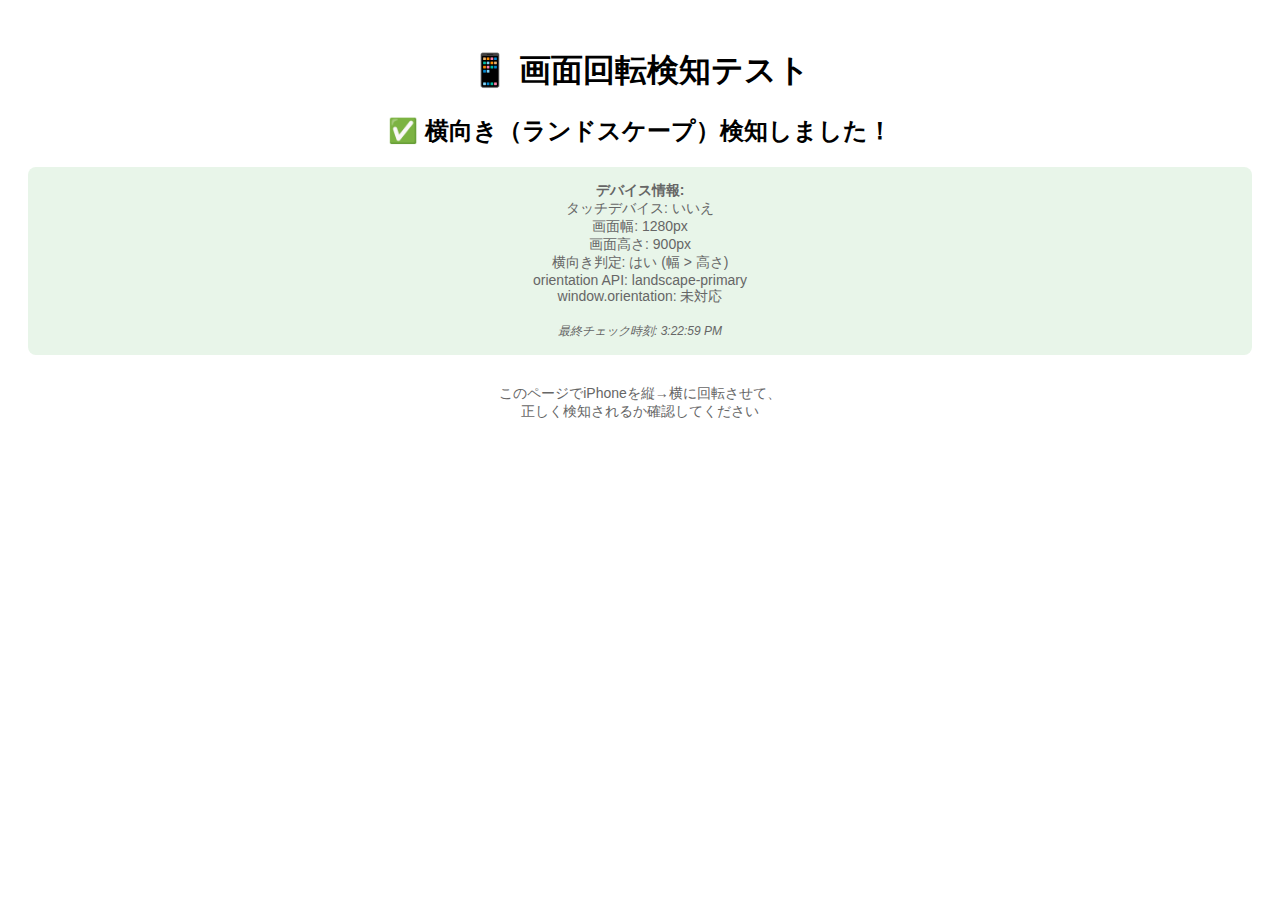
<file: test-rotation.html>
<!DOCTYPE html>
<html lang="ja">
<head>
    <meta charset="UTF-8">
    <meta name="viewport" content="width=device-width, initial-scale=1.0">
    <title>画面回転テスト</title>
    <style>
        body {
            font-family: Arial, sans-serif;
            padding: 20px;
            text-align: center;
        }
        .info {
            margin: 20px 0;
            padding: 15px;
            background: #f0f0f0;
            border-radius: 8px;
        }
        .portrait {
            background: #ffebee;
            color: #c62828;
        }
        .landscape {
            background: #e8f5e9;
            color: #2e7d32;
        }
        #message {
            font-size: 24px;
            font-weight: bold;
            margin: 20px 0;
        }
        #details {
            font-size: 14px;
            color: #666;
        }
    </style>
</head>
<body>
    <h1>📱 画面回転検知テスト</h1>
    
    <div id="message"></div>
    
    <div id="info" class="info">
        <div id="details"></div>
    </div>
    
    <p style="margin-top: 30px; font-size: 14px; color: #666;">
        このページでiPhoneを縦→横に回転させて、<br>
        正しく検知されるか確認してください
    </p>

    <script>
        function checkOrientation() {
            const width = window.innerWidth;
            const height = window.innerHeight;
            const isLandscape = width > height;
            const isTouchDevice = 'ontouchstart' in window || navigator.maxTouchPoints > 0;
            
            const messageDiv = document.getElementById('message');
            const infoDiv = document.getElementById('info');
            const detailsDiv = document.getElementById('details');
            
            if (isLandscape) {
                messageDiv.textContent = '✅ 横向き（ランドスケープ）検知しました！';
                infoDiv.className = 'info landscape';
            } else {
                messageDiv.textContent = '📱 縦向き（ポートレート）です';
                infoDiv.className = 'info portrait';
            }
            
            detailsDiv.innerHTML = `
                <strong>デバイス情報:</strong><br>
                タッチデバイス: ${isTouchDevice ? 'はい' : 'いいえ'}<br>
                画面幅: ${width}px<br>
                画面高さ: ${height}px<br>
                横向き判定: ${isLandscape ? 'はい (幅 > 高さ)' : 'いいえ (幅 ≤ 高さ)'}<br>
                orientation API: ${window.screen?.orientation?.type || '未対応'}<br>
                window.orientation: ${window.orientation !== undefined ? window.orientation + '°' : '未対応'}<br>
                <br>
                <em style="font-size: 12px;">最終チェック時刻: ${new Date().toLocaleTimeString()}</em>
            `;
            
            console.log('[Orientation Check]', {
                width,
                height,
                isLandscape,
                isTouchDevice,
                screenOrientation: window.screen?.orientation?.type,
                windowOrientation: window.orientation
            });
        }
        
        // 初回チェック
        checkOrientation();
        
        // イベントリスナー
        window.addEventListener('resize', () => {
            console.log('[Event] resize');
            checkOrientation();
        });
        
        window.addEventListener('orientationchange', () => {
            console.log('[Event] orientationchange');
            setTimeout(checkOrientation, 100);
        });
        
        // 定期的にチェック（念のため）
        setInterval(checkOrientation, 1000);
    </script>
</body>
</html>
</file>
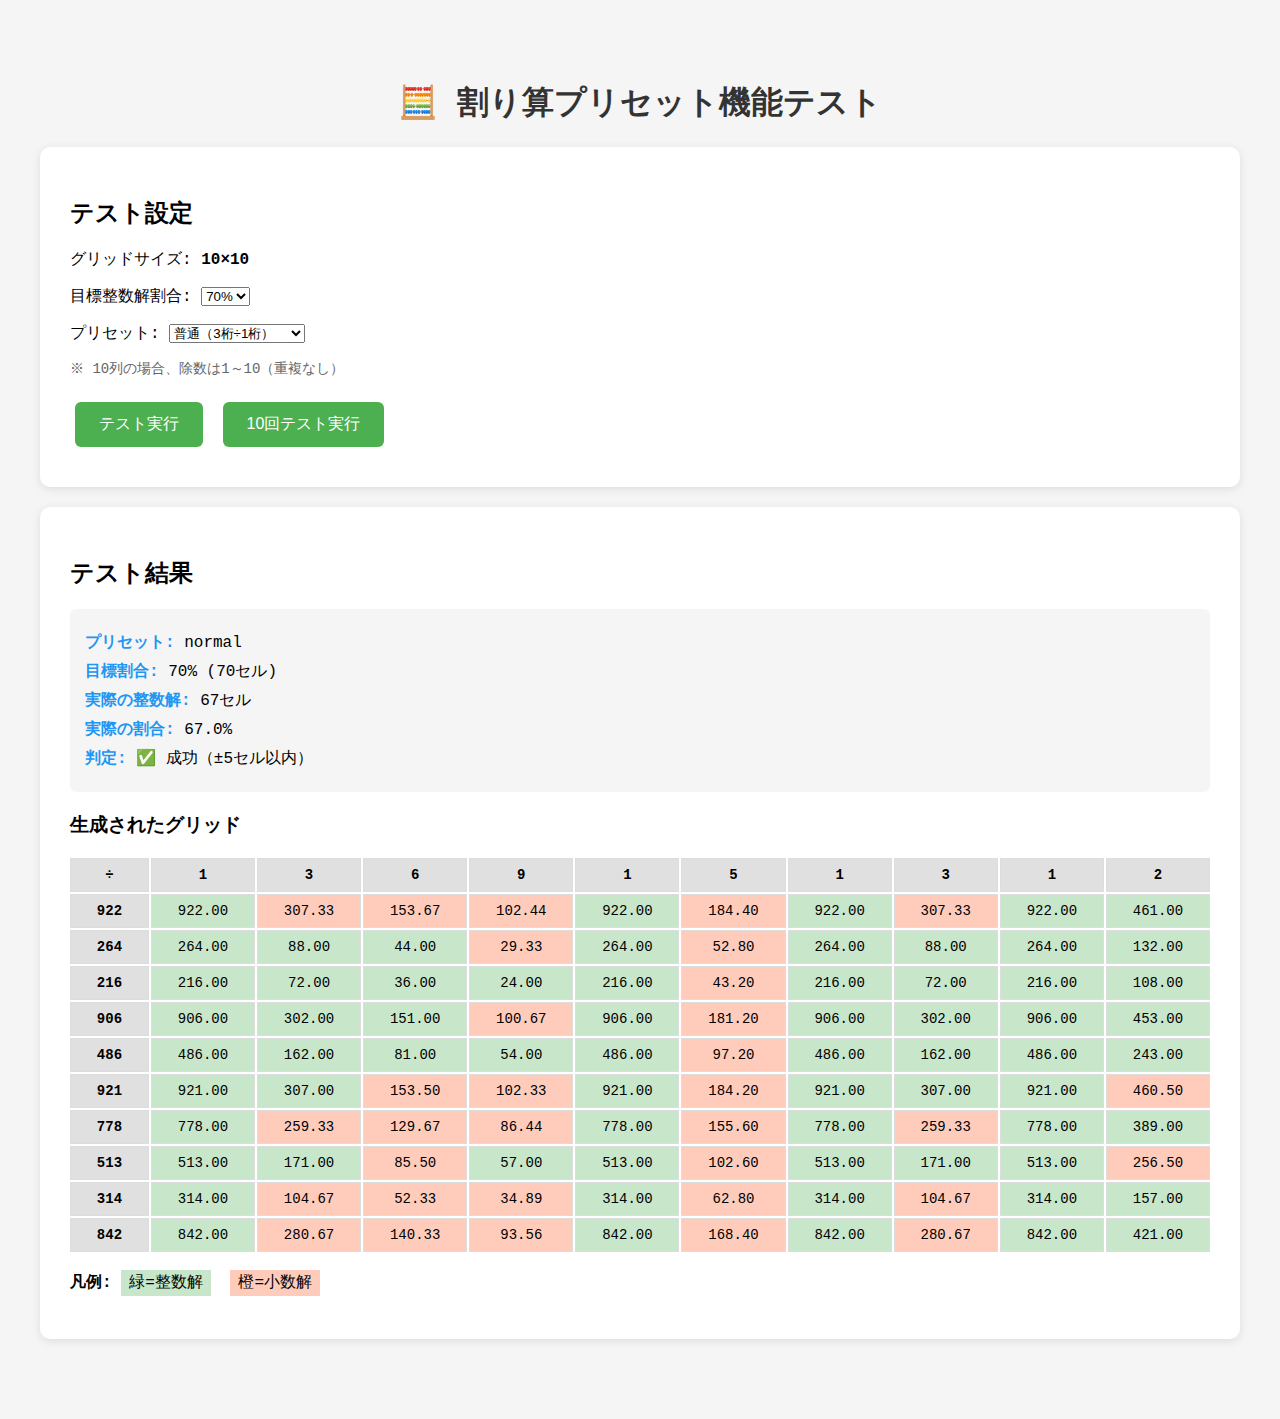
<file: test_division_preset.html>
<!DOCTYPE html>
<html lang="ja">
<head>
    <meta charset="UTF-8">
    <meta name="viewport" content="width=device-width, initial-scale=1.0">
    <title>割り算プリセット機能テスト</title>
    <style>
        body {
            font-family: 'Hiragino Kaku Gothic ProN', 'メイリオ', Meiryo, monospace;
            max-width: 1200px;
            margin: 40px auto;
            padding: 20px;
            background-color: #f5f5f5;
        }
        h1 {
            color: #333;
            text-align: center;
        }
        .test-container {
            background: white;
            padding: 30px;
            border-radius: 10px;
            box-shadow: 0 2px 10px rgba(0,0,0,0.1);
            margin-bottom: 20px;
        }
        button {
            background-color: #4CAF50;
            color: white;
            padding: 12px 24px;
            border: none;
            border-radius: 6px;
            cursor: pointer;
            font-size: 16px;
            margin: 10px 5px;
        }
        button:hover {
            background-color: #45a049;
        }
        .result {
            margin-top: 20px;
            padding: 15px;
            background-color: #f0f8ff;
            border-left: 4px solid #2196F3;
            border-radius: 4px;
        }
        .result.success {
            background-color: #f0fff0;
            border-left-color: #4CAF50;
        }
        .result.warning {
            background-color: #fff8e1;
            border-left-color: #ff9800;
        }
        .grid {
            display: grid;
            grid-template-columns: repeat(11, auto);
            gap: 2px;
            margin: 20px 0;
            font-size: 14px;
        }
        .cell {
            border: 1px solid #ddd;
            padding: 8px;
            text-align: center;
            background: white;
        }
        .cell.header {
            background: #e0e0e0;
            font-weight: bold;
        }
        .cell.integer {
            background: #c8e6c9;
        }
        .cell.decimal {
            background: #ffccbc;
        }
        .stats {
            margin: 20px 0;
            padding: 15px;
            background: #f5f5f5;
            border-radius: 6px;
        }
        .stats div {
            margin: 8px 0;
            font-size: 16px;
        }
        .stats strong {
            color: #2196F3;
        }
    </style>
</head>
<body>
    <h1>🧮 割り算プリセット機能テスト</h1>
    
    <div class="test-container">
        <h2>テスト設定</h2>
        <p>グリッドサイズ: <strong>10×10</strong></p>
        <p>目標整数解割合: 
            <select id="ratioSelect">
                <option value="60">60%</option>
                <option value="70" selected>70%</option>
                <option value="80">80%</option>
            </select>
        </p>
        <p>プリセット: 
            <select id="presetSelect">
                <option value="easy">簡単（2桁÷1桁）</option>
                <option value="normal" selected>普通（3桁÷1桁）</option>
                <option value="hard">難しい（3桁÷2桁）</option>
            </select>
        </p>
        <p style="color: #666; font-size: 14px;">
            ※ 10列の場合、除数は1～10（重複なし）
        </p>
        <button onclick="runTest()">テスト実行</button>
        <button onclick="runMultipleTests()">10回テスト実行</button>
    </div>
    
    <div id="results"></div>
    
    <script src="js/translations.js"></script>
    <script>
        // 必要な関数をコピー
        function shuffleArray(array) {
            const shuffled = [...array];
            for (let i = shuffled.length - 1; i > 0; i--) {
                const j = Math.floor(Math.random() * (i + 1));
                [shuffled[i], shuffled[j]] = [shuffled[j], shuffled[i]];
            }
            return shuffled;
        }
        
        function generateDivisiblePair(dividendMin, dividendMax, divisorMin, divisorMax) {
            let divisor;
            if (divisorMin <= 0 && divisorMax >= 0) {
                const validDivisors = [];
                for (let i = divisorMin; i <= divisorMax; i++) {
                    if (i !== 0) validDivisors.push(i);
                }
                divisor = validDivisors[Math.floor(Math.random() * validDivisors.length)];
            } else {
                divisor = Math.floor(Math.random() * (divisorMax - divisorMin + 1)) + divisorMin;
            }
            
            const minMultiplier = Math.ceil(dividendMin / divisor);
            const maxMultiplier = Math.floor(dividendMax / divisor);
            
            if (minMultiplier > maxMultiplier) {
                const dividend = Math.floor((dividendMin + dividendMax) / 2);
                return { dividend, divisor };
            }
            
            const multiplier = Math.floor(Math.random() * (maxMultiplier - minMultiplier + 1)) + minMultiplier;
            const dividend = divisor * multiplier;
            
            return { dividend, divisor };
        }
        
        function generateDivisionNumbersWithRatio(dividendMin, dividendMax, divisorMin, divisorMax, rowSize, colSize, integerRatio) {
            const totalCells = rowSize * colSize;
            const targetIntegerCount = Math.round(totalCells * integerRatio / 100);
            
            let bestRowNumbers = null;
            let bestColNumbers = null;
            let bestScore = 0;
            
            const maxAttempts = 50;
            
            for (let attempt = 0; attempt < maxAttempts; attempt++) {
                const rowNumbers = [];
                const colNumbers = [];
                
                const divisorPool = [];
                for (let i = 0; i < Math.ceil(colSize * 0.7); i++) {
                    let divisor;
                    if (divisorMin <= 0 && divisorMax >= 0) {
                        const validDivisors = [];
                        for (let j = divisorMin; j <= divisorMax; j++) {
                            if (j !== 0) validDivisors.push(j);
                        }
                        divisor = validDivisors[Math.floor(Math.random() * validDivisors.length)];
                    } else {
                        divisor = Math.floor(Math.random() * (divisorMax - divisorMin + 1)) + divisorMin;
                    }
                    divisorPool.push(divisor);
                }
                
                for (let i = divisorPool.length; i < colSize; i++) {
                    let divisor;
                    if (divisorMin <= 0 && divisorMax >= 0) {
                        const validDivisors = [];
                        for (let j = divisorMin; j <= divisorMax; j++) {
                            if (j !== 0) validDivisors.push(j);
                        }
                        divisor = validDivisors[Math.floor(Math.random() * validDivisors.length)];
                    } else {
                        divisor = Math.floor(Math.random() * (divisorMax - divisorMin + 1)) + divisorMin;
                    }
                    divisorPool.push(divisor);
                }
                
                colNumbers.push(...shuffleArray(divisorPool).slice(0, colSize));
                
                for (let i = 0; i < rowSize; i++) {
                    if (i < rowSize * 0.7) {
                        const baseDivisor = divisorPool[Math.floor(Math.random() * divisorPool.length)];
                        const minMult = Math.ceil(dividendMin / Math.abs(baseDivisor));
                        const maxMult = Math.floor(dividendMax / Math.abs(baseDivisor));
                        
                        if (minMult <= maxMult) {
                            const multiplier = Math.floor(Math.random() * (maxMult - minMult + 1)) + minMult;
                            rowNumbers.push(baseDivisor * multiplier);
                        } else {
                            rowNumbers.push(Math.floor(Math.random() * (dividendMax - dividendMin + 1)) + dividendMin);
                        }
                    } else {
                        rowNumbers.push(Math.floor(Math.random() * (dividendMax - dividendMin + 1)) + dividendMin);
                    }
                }
                
                let integerCount = 0;
                for (let i = 0; i < rowSize; i++) {
                    for (let j = 0; j < colSize; j++) {
                        if (rowNumbers[i] % colNumbers[j] === 0) {
                            integerCount++;
                        }
                    }
                }
                
                const score = 1000 - Math.abs(integerCount - targetIntegerCount);
                
                if (score > bestScore) {
                    bestScore = score;
                    bestRowNumbers = [...rowNumbers];
                    bestColNumbers = [...colNumbers];
                }
                
                if (integerCount === targetIntegerCount) {
                    break;
                }
            }
            
            return {
                rowNumbers: bestRowNumbers,
                colNumbers: bestColNumbers
            };
        }
        
        function getPresetRanges(preset) {
            switch(preset) {
                case 'easy':
                    return { dividendMin: 10, dividendMax: 99, divisorMin: 1, divisorMax: 10 };
                case 'normal':
                    return { dividendMin: 100, dividendMax: 999, divisorMin: 1, divisorMax: 10 };
                case 'hard':
                    return { dividendMin: 100, dividendMax: 999, divisorMin: 10, divisorMax: 99 };
                default:
                    return { dividendMin: 21, dividendMax: 30, divisorMin: 1, divisorMax: 10 };
            }
        }
        
        function runTest() {
            const ratio = parseInt(document.getElementById('ratioSelect').value);
            const preset = document.getElementById('presetSelect').value;
            const ranges = getPresetRanges(preset);
            const rowSize = 10;
            const colSize = 10;
            const totalCells = rowSize * colSize;
            const targetCount = Math.round(totalCells * ratio / 100);
            
            const result = generateDivisionNumbersWithRatio(
                ranges.dividendMin, ranges.dividendMax,
                ranges.divisorMin, ranges.divisorMax,
                rowSize, colSize, ratio
            );
            
            // 整数解の個数をカウント
            let integerCount = 0;
            const grid = [];
            
            for (let i = 0; i < rowSize; i++) {
                const row = [];
                for (let j = 0; j < colSize; j++) {
                    const dividend = result.rowNumbers[i];
                    const divisor = result.colNumbers[j];
                    const quotient = dividend / divisor;
                    const isInteger = Number.isInteger(quotient);
                    
                    if (isInteger) integerCount++;
                    
                    row.push({
                        dividend,
                        divisor,
                        quotient,
                        isInteger
                    });
                }
                grid.push(row);
            }
            
            const actualRatio = (integerCount / totalCells * 100).toFixed(1);
            const isSuccess = Math.abs(integerCount - targetCount) <= 5;
            
            displayResult({
                ratio,
                preset,
                targetCount,
                integerCount,
                actualRatio,
                isSuccess,
                rowNumbers: result.rowNumbers,
                colNumbers: result.colNumbers,
                grid
            }, false);
        }
        
        function runMultipleTests() {
            const ratio = parseInt(document.getElementById('ratioSelect').value);
            const preset = document.getElementById('presetSelect').value;
            const ranges = getPresetRanges(preset);
            const rowSize = 10;
            const colSize = 10;
            const totalCells = rowSize * colSize;
            const targetCount = Math.round(totalCells * ratio / 100);
            
            let results = [];
            let successCount = 0;
            
            for (let test = 0; test < 10; test++) {
                const result = generateDivisionNumbersWithRatio(
                    ranges.dividendMin, ranges.dividendMax,
                    ranges.divisorMin, ranges.divisorMax,
                    rowSize, colSize, ratio
                );
                
                let integerCount = 0;
                for (let i = 0; i < rowSize; i++) {
                    for (let j = 0; j < colSize; j++) {
                        if (result.rowNumbers[i] % result.colNumbers[j] === 0) {
                            integerCount++;
                        }
                    }
                }
                
                results.push(integerCount);
                if (Math.abs(integerCount - targetCount) <= 5) successCount++;
            }
            
            const avgInteger = results.reduce((a, b) => a + b, 0) / 10;
            const minInteger = Math.min(...results);
            const maxInteger = Math.max(...results);
            
            displayMultipleResults({
                ratio,
                preset,
                targetCount,
                results,
                avgInteger,
                minInteger,
                maxInteger,
                successCount
            });
        }
        
        function displayResult(data, isMultiple) {
            const resultsDiv = document.getElementById('results');
            const resultClass = data.isSuccess ? 'success' : 'warning';
            
            let html = `
                <div class="test-container">
                    <h2>テスト結果</h2>
                    <div class="stats">
                        <div><strong>プリセット:</strong> ${data.preset}</div>
                        <div><strong>目標割合:</strong> ${data.ratio}% (${data.targetCount}セル)</div>
                        <div><strong>実際の整数解:</strong> ${data.integerCount}セル</div>
                        <div><strong>実際の割合:</strong> ${data.actualRatio}%</div>
                        <div><strong>判定:</strong> ${data.isSuccess ? '✅ 成功（±5セル以内）' : '⚠️ 目標から離れている'}</div>
                    </div>
                    
                    <h3>生成されたグリッド</h3>
                    <div class="grid">
                        <div class="cell header">÷</div>
                        ${data.colNumbers.map(n => `<div class="cell header">${n}</div>`).join('')}
                        ${data.rowNumbers.map((rowNum, i) => `
                            <div class="cell header">${rowNum}</div>
                            ${data.colNumbers.map((colNum, j) => {
                                const cell = data.grid[i][j];
                                const className = cell.isInteger ? 'integer' : 'decimal';
                                return `<div class="cell ${className}">${cell.quotient.toFixed(2)}</div>`;
                            }).join('')}
                        `).join('')}
                    </div>
                    
                    <p><strong>凡例:</strong> <span style="background:#c8e6c9; padding:4px 8px;">緑=整数解</span> <span style="background:#ffccbc; padding:4px 8px; margin-left:10px;">橙=小数解</span></p>
                </div>
            `;
            
            resultsDiv.innerHTML = html;
        }
        
        function displayMultipleResults(data) {
            const resultsDiv = document.getElementById('results');
            
            let html = `
                <div class="test-container">
                    <h2>10回テスト結果（集計）</h2>
                    <div class="stats">
                        <div><strong>プリセット:</strong> ${data.preset}</div>
                        <div><strong>目標割合:</strong> ${data.ratio}% (${data.targetCount}セル)</div>
                        <div><strong>平均整数解:</strong> ${data.avgInteger.toFixed(1)}セル</div>
                        <div><strong>最小整数解:</strong> ${data.minInteger}セル</div>
                        <div><strong>最大整数解:</strong> ${data.maxInteger}セル</div>
                        <div><strong>成功率:</strong> ${data.successCount}/10回 (${data.successCount * 10}%)</div>
                    </div>
                    
                    <h3>各テストの結果</h3>
                    <div style="padding: 15px; background: #f5f5f5; border-radius: 6px;">
                        ${data.results.map((count, i) => {
                            const diff = count - data.targetCount;
                            const symbol = diff === 0 ? '🎯' : Math.abs(diff) <= 5 ? '✅' : '⚠️';
                            return `<div>テスト${i+1}: ${count}セル (${symbol} ${diff >= 0 ? '+' : ''}${diff})</div>`;
                        }).join('')}
                    </div>
                    
                    <p style="margin-top: 20px; font-size: 14px; color: #666;">
                        <strong>判定基準:</strong> 目標±5セル以内なら成功<br>
                        🎯 = ぴったり / ✅ = 成功 / ⚠️ = 目標から離れている
                    </p>
                </div>
            `;
            
            resultsDiv.innerHTML = html;
        }
        
        // ページ読み込み時に1回テスト実行
        window.addEventListener('load', () => {
            setTimeout(runTest, 500);
        });
    </script>
</body>
</html>
</file>
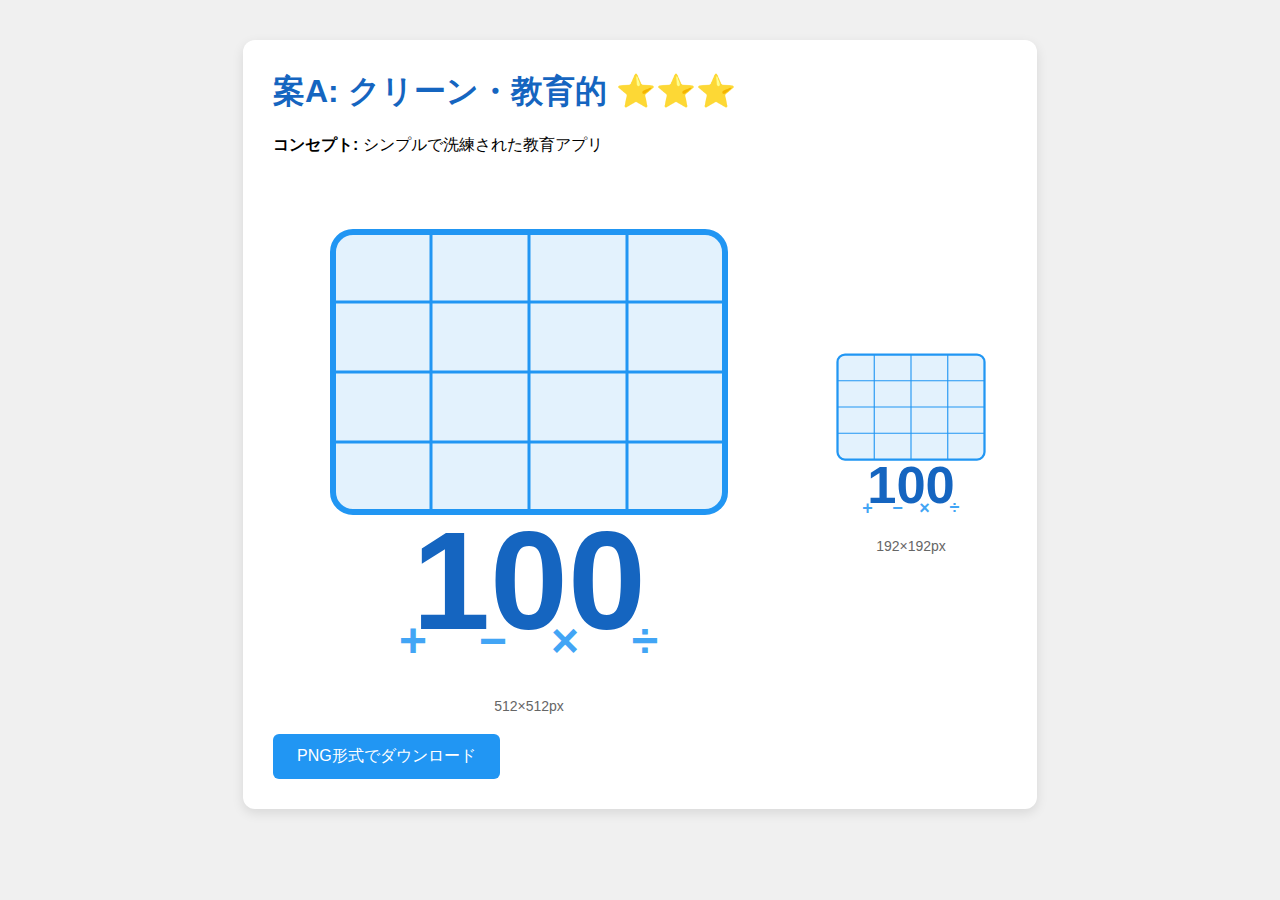
<file: icons/icon-design-A.html>
<!DOCTYPE html>
<html lang="ja">
<head>
    <meta charset="UTF-8">
    <meta name="viewport" content="width=device-width, initial-scale=1.0">
    <title>案A: クリーン・教育的</title>
    <style>
        body {
            margin: 0;
            padding: 40px;
            background: #f0f0f0;
            display: flex;
            flex-direction: column;
            align-items: center;
            gap: 30px;
            font-family: -apple-system, BlinkMacSystemFont, 'Segoe UI', sans-serif;
        }
        .container {
            background: white;
            padding: 30px;
            border-radius: 12px;
            box-shadow: 0 4px 12px rgba(0,0,0,0.1);
        }
        h1 {
            color: #1565C0;
            margin-top: 0;
        }
        .icon-preview {
            display: flex;
            gap: 30px;
            align-items: center;
            flex-wrap: wrap;
        }
        .size-label {
            text-align: center;
            margin-top: 10px;
            color: #666;
            font-size: 14px;
        }
        .download-btn {
            background: #2196F3;
            color: white;
            border: none;
            padding: 12px 24px;
            border-radius: 6px;
            cursor: pointer;
            font-size: 16px;
            margin-top: 20px;
        }
        .download-btn:hover {
            background: #1976D2;
        }
    </style>
</head>
<body>
    <div class="container">
        <h1>案A: クリーン・教育的 ⭐⭐⭐</h1>
        <p><strong>コンセプト:</strong> シンプルで洗練された教育アプリ</p>
        
        <div class="icon-preview">
            <div>
                <svg id="icon-512" width="512" height="512" viewBox="0 0 512 512" xmlns="http://www.w3.org/2000/svg">
                    <!-- 背景 -->
                    <rect width="512" height="512" fill="#FFFFFF" rx="80"/>
                    
                    <!-- グリッド背景 -->
                    <rect x="60" y="60" width="392" height="280" fill="#E3F2FD" rx="20"/>
                    
                    <!-- グリッド線（横） -->
                    <line x1="60" y1="130" x2="452" y2="130" stroke="#2196F3" stroke-width="3"/>
                    <line x1="60" y1="200" x2="452" y2="200" stroke="#2196F3" stroke-width="3"/>
                    <line x1="60" y1="270" x2="452" y2="270" stroke="#2196F3" stroke-width="3"/>
                    
                    <!-- グリッド線（縦） -->
                    <line x1="158" y1="60" x2="158" y2="340" stroke="#2196F3" stroke-width="3"/>
                    <line x1="256" y1="60" x2="256" y2="340" stroke="#2196F3" stroke-width="3"/>
                    <line x1="354" y1="60" x2="354" y2="340" stroke="#2196F3" stroke-width="3"/>
                    
                    <!-- グリッド枠 -->
                    <rect x="60" y="60" width="392" height="280" fill="none" stroke="#2196F3" stroke-width="6" rx="20"/>
                    
                    <!-- 100の文字 -->
                    <text x="256" y="420" font-family="Arial, sans-serif" font-size="140" font-weight="bold" 
                          fill="#1565C0" text-anchor="middle" dominant-baseline="middle">100</text>
                    
                    <!-- 四則演算記号 -->
                    <g font-family="Arial, sans-serif" font-size="48" font-weight="bold" fill="#42A5F5">
                        <text x="140" y="485" text-anchor="middle">+</text>
                        <text x="220" y="485" text-anchor="middle">−</text>
                        <text x="292" y="485" text-anchor="middle">×</text>
                        <text x="372" y="485" text-anchor="middle">÷</text>
                    </g>
                </svg>
                <div class="size-label">512×512px</div>
            </div>
            
            <div>
                <svg id="icon-192" width="192" height="192" viewBox="0 0 512 512" xmlns="http://www.w3.org/2000/svg">
                    <!-- 背景 -->
                    <rect width="512" height="512" fill="#FFFFFF" rx="80"/>
                    
                    <!-- グリッド背景 -->
                    <rect x="60" y="60" width="392" height="280" fill="#E3F2FD" rx="20"/>
                    
                    <!-- グリッド線（横） -->
                    <line x1="60" y1="130" x2="452" y2="130" stroke="#2196F3" stroke-width="3"/>
                    <line x1="60" y1="200" x2="452" y2="200" stroke="#2196F3" stroke-width="3"/>
                    <line x1="60" y1="270" x2="452" y2="270" stroke="#2196F3" stroke-width="3"/>
                    
                    <!-- グリッド線（縦） -->
                    <line x1="158" y1="60" x2="158" y2="340" stroke="#2196F3" stroke-width="3"/>
                    <line x1="256" y1="60" x2="256" y2="340" stroke="#2196F3" stroke-width="3"/>
                    <line x1="354" y1="60" x2="354" y2="340" stroke="#2196F3" stroke-width="3"/>
                    
                    <!-- グリッド枠 -->
                    <rect x="60" y="60" width="392" height="280" fill="none" stroke="#2196F3" stroke-width="6" rx="20"/>
                    
                    <!-- 100の文字 -->
                    <text x="256" y="420" font-family="Arial, sans-serif" font-size="140" font-weight="bold" 
                          fill="#1565C0" text-anchor="middle" dominant-baseline="middle">100</text>
                    
                    <!-- 四則演算記号 -->
                    <g font-family="Arial, sans-serif" font-size="48" font-weight="bold" fill="#42A5F5">
                        <text x="140" y="485" text-anchor="middle">+</text>
                        <text x="220" y="485" text-anchor="middle">−</text>
                        <text x="292" y="485" text-anchor="middle">×</text>
                        <text x="372" y="485" text-anchor="middle">÷</text>
                    </g>
                </svg>
                <div class="size-label">192×192px</div>
            </div>
        </div>
        
        <button class="download-btn" onclick="downloadIcons()">PNG形式でダウンロード</button>
    </div>

    <script>
        function downloadIcons() {
            // 512x512のダウンロード
            downloadSVGasPNG('icon-512', 512, 'icon-A-512x512.png');
            
            // 192x192のダウンロード
            setTimeout(() => {
                downloadSVGasPNG('icon-512', 192, 'icon-A-192x192.png');
            }, 100);
        }

        function downloadSVGasPNG(svgId, size, filename) {
            const svg = document.getElementById(svgId);
            const svgData = new XMLSerializer().serializeToString(svg);
            const canvas = document.createElement('canvas');
            canvas.width = size;
            canvas.height = size;
            const ctx = canvas.getContext('2d');
            
            const img = new Image();
            img.onload = function() {
                ctx.drawImage(img, 0, 0, size, size);
                canvas.toBlob(function(blob) {
                    const url = URL.createObjectURL(blob);
                    const a = document.createElement('a');
                    a.href = url;
                    a.download = filename;
                    document.body.appendChild(a);
                    a.click();
                    document.body.removeChild(a);
                    URL.revokeObjectURL(url);
                });
            };
            img.src = 'data:image/svg+xml;base64,' + btoa(unescape(encodeURIComponent(svgData)));
        }
    </script>
</body>
</html>
</file>
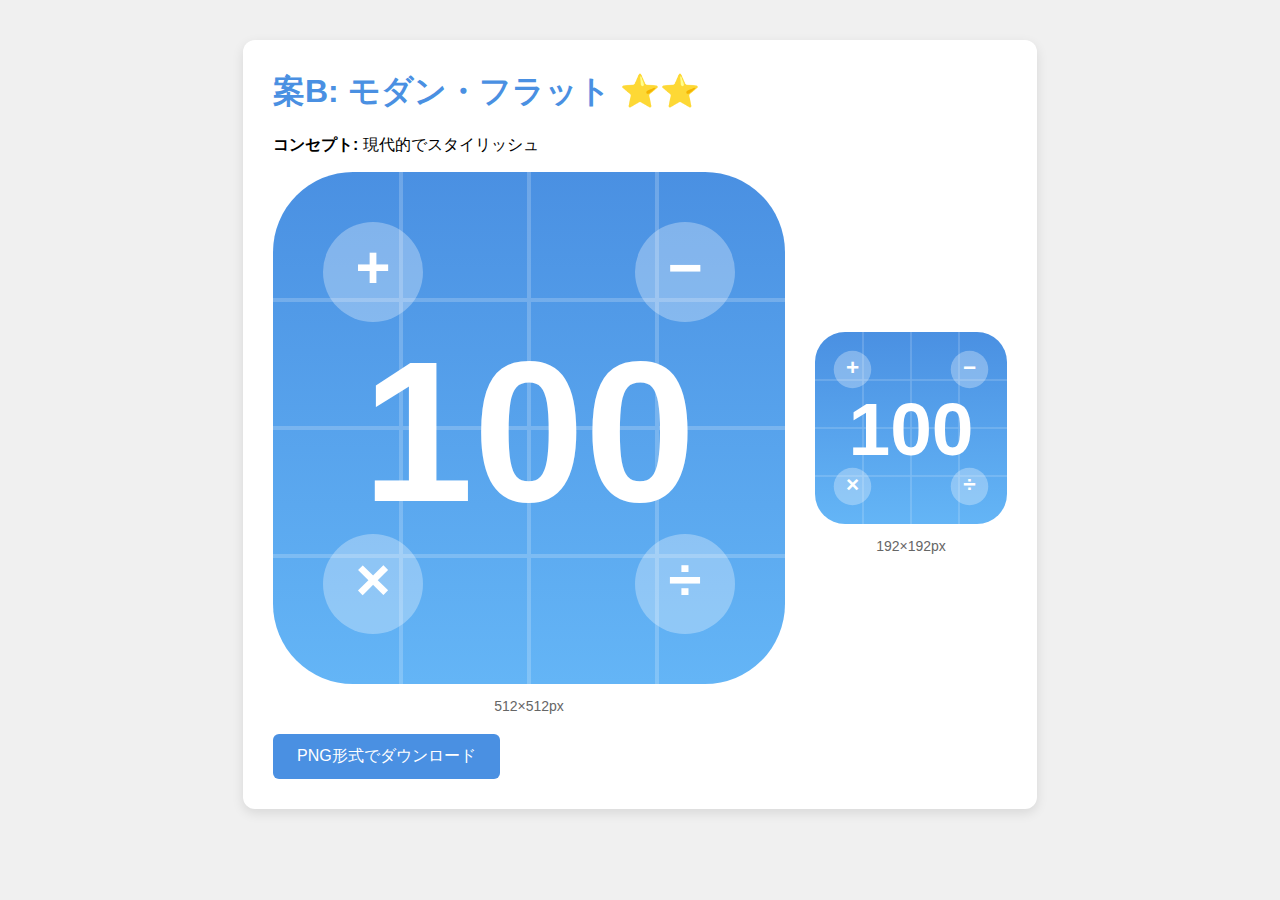
<file: icons/icon-design-B.html>
<!DOCTYPE html>
<html lang="ja">
<head>
    <meta charset="UTF-8">
    <meta name="viewport" content="width=device-width, initial-scale=1.0">
    <title>案B: モダン・フラット</title>
    <style>
        body {
            margin: 0;
            padding: 40px;
            background: #f0f0f0;
            display: flex;
            flex-direction: column;
            align-items: center;
            gap: 30px;
            font-family: -apple-system, BlinkMacSystemFont, 'Segoe UI', sans-serif;
        }
        .container {
            background: white;
            padding: 30px;
            border-radius: 12px;
            box-shadow: 0 4px 12px rgba(0,0,0,0.1);
        }
        h1 {
            color: #4A90E2;
            margin-top: 0;
        }
        .icon-preview {
            display: flex;
            gap: 30px;
            align-items: center;
            flex-wrap: wrap;
        }
        .size-label {
            text-align: center;
            margin-top: 10px;
            color: #666;
            font-size: 14px;
        }
        .download-btn {
            background: #4A90E2;
            color: white;
            border: none;
            padding: 12px 24px;
            border-radius: 6px;
            cursor: pointer;
            font-size: 16px;
            margin-top: 20px;
        }
        .download-btn:hover {
            background: #357ABD;
        }
    </style>
</head>
<body>
    <div class="container">
        <h1>案B: モダン・フラット ⭐⭐</h1>
        <p><strong>コンセプト:</strong> 現代的でスタイリッシュ</p>
        
        <div class="icon-preview">
            <div>
                <svg id="icon-512" width="512" height="512" viewBox="0 0 512 512" xmlns="http://www.w3.org/2000/svg">
                    <defs>
                        <!-- グラデーション定義 -->
                        <linearGradient id="bgGradient" x1="0%" y1="0%" x2="0%" y2="100%">
                            <stop offset="0%" style="stop-color:#4A90E2;stop-opacity:1" />
                            <stop offset="100%" style="stop-color:#64B5F6;stop-opacity:1" />
                        </linearGradient>
                    </defs>
                    
                    <!-- 背景グラデーション -->
                    <rect width="512" height="512" fill="url(#bgGradient)" rx="80"/>
                    
                    <!-- グリッドパターン -->
                    <g opacity="0.2">
                        <!-- 横線 -->
                        <line x1="0" y1="128" x2="512" y2="128" stroke="#FFFFFF" stroke-width="4"/>
                        <line x1="0" y1="256" x2="512" y2="256" stroke="#FFFFFF" stroke-width="4"/>
                        <line x1="0" y1="384" x2="512" y2="384" stroke="#FFFFFF" stroke-width="4"/>
                        
                        <!-- 縦線 -->
                        <line x1="128" y1="0" x2="128" y2="512" stroke="#FFFFFF" stroke-width="4"/>
                        <line x1="256" y1="0" x2="256" y2="512" stroke="#FFFFFF" stroke-width="4"/>
                        <line x1="384" y1="0" x2="384" y2="512" stroke="#FFFFFF" stroke-width="4"/>
                    </g>
                    
                    <!-- 中央の100 -->
                    <text x="256" y="276" font-family="Arial, sans-serif" font-size="200" font-weight="bold" 
                          fill="#FFFFFF" text-anchor="middle" dominant-baseline="middle">100</text>
                    
                    <!-- 四隅の円形背景付き記号 -->
                    <!-- 左上: + -->
                    <circle cx="100" cy="100" r="50" fill="#FFFFFF" opacity="0.3"/>
                    <text x="100" y="100" font-family="Arial, sans-serif" font-size="60" font-weight="bold" 
                          fill="#FFFFFF" text-anchor="middle" dominant-baseline="middle">+</text>
                    
                    <!-- 右上: − -->
                    <circle cx="412" cy="100" r="50" fill="#FFFFFF" opacity="0.3"/>
                    <text x="412" y="100" font-family="Arial, sans-serif" font-size="60" font-weight="bold" 
                          fill="#FFFFFF" text-anchor="middle" dominant-baseline="middle">−</text>
                    
                    <!-- 左下: × -->
                    <circle cx="100" cy="412" r="50" fill="#FFFFFF" opacity="0.3"/>
                    <text x="100" y="412" font-family="Arial, sans-serif" font-size="60" font-weight="bold" 
                          fill="#FFFFFF" text-anchor="middle" dominant-baseline="middle">×</text>
                    
                    <!-- 右下: ÷ -->
                    <circle cx="412" cy="412" r="50" fill="#FFFFFF" opacity="0.3"/>
                    <text x="412" y="412" font-family="Arial, sans-serif" font-size="60" font-weight="bold" 
                          fill="#FFFFFF" text-anchor="middle" dominant-baseline="middle">÷</text>
                </svg>
                <div class="size-label">512×512px</div>
            </div>
            
            <div>
                <svg id="icon-192" width="192" height="192" viewBox="0 0 512 512" xmlns="http://www.w3.org/2000/svg">
                    <defs>
                        <!-- グラデーション定義 -->
                        <linearGradient id="bgGradient2" x1="0%" y1="0%" x2="0%" y2="100%">
                            <stop offset="0%" style="stop-color:#4A90E2;stop-opacity:1" />
                            <stop offset="100%" style="stop-color:#64B5F6;stop-opacity:1" />
                        </linearGradient>
                    </defs>
                    
                    <!-- 背景グラデーション -->
                    <rect width="512" height="512" fill="url(#bgGradient2)" rx="80"/>
                    
                    <!-- グリッドパターン -->
                    <g opacity="0.2">
                        <!-- 横線 -->
                        <line x1="0" y1="128" x2="512" y2="128" stroke="#FFFFFF" stroke-width="4"/>
                        <line x1="0" y1="256" x2="512" y2="256" stroke="#FFFFFF" stroke-width="4"/>
                        <line x1="0" y1="384" x2="512" y2="384" stroke="#FFFFFF" stroke-width="4"/>
                        
                        <!-- 縦線 -->
                        <line x1="128" y1="0" x2="128" y2="512" stroke="#FFFFFF" stroke-width="4"/>
                        <line x1="256" y1="0" x2="256" y2="512" stroke="#FFFFFF" stroke-width="4"/>
                        <line x1="384" y1="0" x2="384" y2="512" stroke="#FFFFFF" stroke-width="4"/>
                    </g>
                    
                    <!-- 中央の100 -->
                    <text x="256" y="276" font-family="Arial, sans-serif" font-size="200" font-weight="bold" 
                          fill="#FFFFFF" text-anchor="middle" dominant-baseline="middle">100</text>
                    
                    <!-- 四隅の円形背景付き記号 -->
                    <!-- 左上: + -->
                    <circle cx="100" cy="100" r="50" fill="#FFFFFF" opacity="0.3"/>
                    <text x="100" y="100" font-family="Arial, sans-serif" font-size="60" font-weight="bold" 
                          fill="#FFFFFF" text-anchor="middle" dominant-baseline="middle">+</text>
                    
                    <!-- 右上: − -->
                    <circle cx="412" cy="100" r="50" fill="#FFFFFF" opacity="0.3"/>
                    <text x="412" y="100" font-family="Arial, sans-serif" font-size="60" font-weight="bold" 
                          fill="#FFFFFF" text-anchor="middle" dominant-baseline="middle">−</text>
                    
                    <!-- 左下: × -->
                    <circle cx="100" cy="412" r="50" fill="#FFFFFF" opacity="0.3"/>
                    <text x="100" y="412" font-family="Arial, sans-serif" font-size="60" font-weight="bold" 
                          fill="#FFFFFF" text-anchor="middle" dominant-baseline="middle">×</text>
                    
                    <!-- 右下: ÷ -->
                    <circle cx="412" cy="412" r="50" fill="#FFFFFF" opacity="0.3"/>
                    <text x="412" y="412" font-family="Arial, sans-serif" font-size="60" font-weight="bold" 
                          fill="#FFFFFF" text-anchor="middle" dominant-baseline="middle">÷</text>
                </svg>
                <div class="size-label">192×192px</div>
            </div>
        </div>
        
        <button class="download-btn" onclick="downloadIcons()">PNG形式でダウンロード</button>
    </div>

    <script>
        function downloadIcons() {
            // 512x512のダウンロード
            downloadSVGasPNG('icon-512', 512, 'icon-B-512x512.png');
            
            // 192x192のダウンロード
            setTimeout(() => {
                downloadSVGasPNG('icon-512', 192, 'icon-B-192x192.png');
            }, 100);
        }

        function downloadSVGasPNG(svgId, size, filename) {
            const svg = document.getElementById(svgId);
            const svgData = new XMLSerializer().serializeToString(svg);
            const canvas = document.createElement('canvas');
            canvas.width = size;
            canvas.height = size;
            const ctx = canvas.getContext('2d');
            
            const img = new Image();
            img.onload = function() {
                ctx.drawImage(img, 0, 0, size, size);
                canvas.toBlob(function(blob) {
                    const url = URL.createObjectURL(blob);
                    const a = document.createElement('a');
                    a.href = url;
                    a.download = filename;
                    document.body.appendChild(a);
                    a.click();
                    document.body.removeChild(a);
                    URL.revokeObjectURL(url);
                });
            };
            img.src = 'data:image/svg+xml;base64,' + btoa(unescape(encodeURIComponent(svgData)));
        }
    </script>
</body>
</html>
</file>
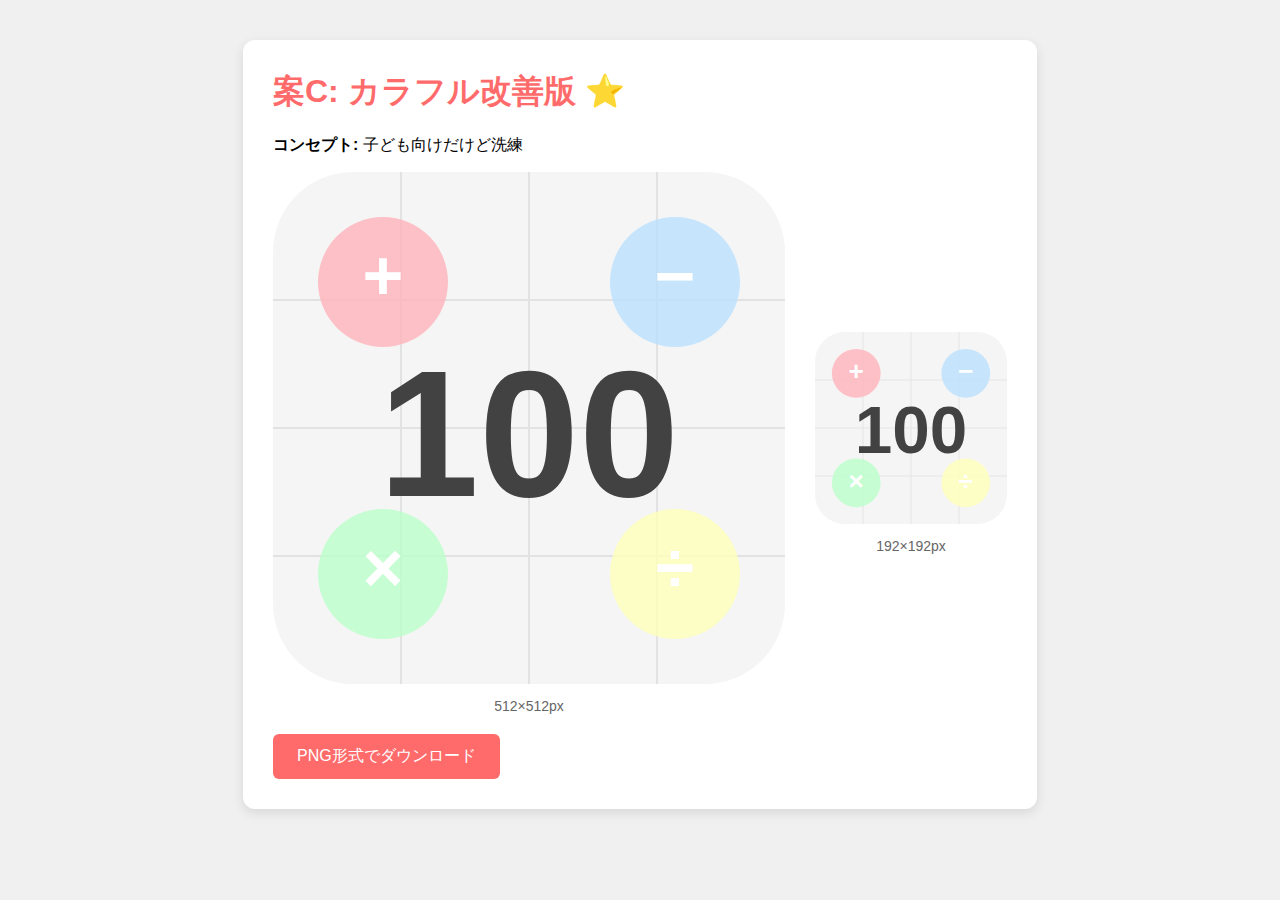
<file: icons/icon-design-C.html>
<!DOCTYPE html>
<html lang="ja">
<head>
    <meta charset="UTF-8">
    <meta name="viewport" content="width=device-width, initial-scale=1.0">
    <title>案C: カラフル改善版</title>
    <style>
        body {
            margin: 0;
            padding: 40px;
            background: #f0f0f0;
            display: flex;
            flex-direction: column;
            align-items: center;
            gap: 30px;
            font-family: -apple-system, BlinkMacSystemFont, 'Segoe UI', sans-serif;
        }
        .container {
            background: white;
            padding: 30px;
            border-radius: 12px;
            box-shadow: 0 4px 12px rgba(0,0,0,0.1);
        }
        h1 {
            color: #FF6B6B;
            margin-top: 0;
        }
        .icon-preview {
            display: flex;
            gap: 30px;
            align-items: center;
            flex-wrap: wrap;
        }
        .size-label {
            text-align: center;
            margin-top: 10px;
            color: #666;
            font-size: 14px;
        }
        .download-btn {
            background: #FF6B6B;
            color: white;
            border: none;
            padding: 12px 24px;
            border-radius: 6px;
            cursor: pointer;
            font-size: 16px;
            margin-top: 20px;
        }
        .download-btn:hover {
            background: #EE5A52;
        }
    </style>
</head>
<body>
    <div class="container">
        <h1>案C: カラフル改善版 ⭐</h1>
        <p><strong>コンセプト:</strong> 子ども向けだけど洗練</p>
        
        <div class="icon-preview">
            <div>
                <svg id="icon-512" width="512" height="512" viewBox="0 0 512 512" xmlns="http://www.w3.org/2000/svg">
                    <!-- 背景 -->
                    <rect width="512" height="512" fill="#F5F5F5" rx="80"/>
                    
                    <!-- 薄いグリッド線 -->
                    <g opacity="0.1">
                        <line x1="0" y1="128" x2="512" y2="128" stroke="#424242" stroke-width="2"/>
                        <line x1="0" y1="256" x2="512" y2="256" stroke="#424242" stroke-width="2"/>
                        <line x1="0" y1="384" x2="512" y2="384" stroke="#424242" stroke-width="2"/>
                        <line x1="128" y1="0" x2="128" y2="512" stroke="#424242" stroke-width="2"/>
                        <line x1="256" y1="0" x2="256" y2="512" stroke="#424242" stroke-width="2"/>
                        <line x1="384" y1="0" x2="384" y2="512" stroke="#424242" stroke-width="2"/>
                    </g>
                    
                    <!-- 中央の100 -->
                    <text x="256" y="276" font-family="Arial, sans-serif" font-size="180" font-weight="bold" 
                          fill="#424242" text-anchor="middle" dominant-baseline="middle">100</text>
                    
                    <!-- 四隅の円形背景付き記号 -->
                    <!-- 左上: + (赤) -->
                    <circle cx="110" cy="110" r="65" fill="#FFB3BA" opacity="0.8"/>
                    <text x="110" y="110" font-family="Arial, sans-serif" font-size="70" font-weight="bold" 
                          fill="#FFFFFF" text-anchor="middle" dominant-baseline="middle">+</text>
                    
                    <!-- 右上: − (青) -->
                    <circle cx="402" cy="110" r="65" fill="#BAE1FF" opacity="0.8"/>
                    <text x="402" y="110" font-family="Arial, sans-serif" font-size="70" font-weight="bold" 
                          fill="#FFFFFF" text-anchor="middle" dominant-baseline="middle">−</text>
                    
                    <!-- 左下: × (緑) -->
                    <circle cx="110" cy="402" r="65" fill="#BAFFC9" opacity="0.8"/>
                    <text x="110" y="402" font-family="Arial, sans-serif" font-size="70" font-weight="bold" 
                          fill="#FFFFFF" text-anchor="middle" dominant-baseline="middle">×</text>
                    
                    <!-- 右下: ÷ (黄) -->
                    <circle cx="402" cy="402" r="65" fill="#FFFFBA" opacity="0.8"/>
                    <text x="402" y="402" font-family="Arial, sans-serif" font-size="70" font-weight="bold" 
                          fill="#FFFFFF" text-anchor="middle" dominant-baseline="middle">÷</text>
                </svg>
                <div class="size-label">512×512px</div>
            </div>
            
            <div>
                <svg id="icon-192" width="192" height="192" viewBox="0 0 512 512" xmlns="http://www.w3.org/2000/svg">
                    <!-- 背景 -->
                    <rect width="512" height="512" fill="#F5F5F5" rx="80"/>
                    
                    <!-- 薄いグリッド線 -->
                    <g opacity="0.1">
                        <line x1="0" y1="128" x2="512" y2="128" stroke="#424242" stroke-width="2"/>
                        <line x1="0" y1="256" x2="512" y2="256" stroke="#424242" stroke-width="2"/>
                        <line x1="0" y1="384" x2="512" y2="384" stroke="#424242" stroke-width="2"/>
                        <line x1="128" y1="0" x2="128" y2="512" stroke="#424242" stroke-width="2"/>
                        <line x1="256" y1="0" x2="256" y2="512" stroke="#424242" stroke-width="2"/>
                        <line x1="384" y1="0" x2="384" y2="512" stroke="#424242" stroke-width="2"/>
                    </g>
                    
                    <!-- 中央の100 -->
                    <text x="256" y="276" font-family="Arial, sans-serif" font-size="180" font-weight="bold" 
                          fill="#424242" text-anchor="middle" dominant-baseline="middle">100</text>
                    
                    <!-- 四隅の円形背景付き記号 -->
                    <!-- 左上: + (赤) -->
                    <circle cx="110" cy="110" r="65" fill="#FFB3BA" opacity="0.8"/>
                    <text x="110" y="110" font-family="Arial, sans-serif" font-size="70" font-weight="bold" 
                          fill="#FFFFFF" text-anchor="middle" dominant-baseline="middle">+</text>
                    
                    <!-- 右上: − (青) -->
                    <circle cx="402" cy="110" r="65" fill="#BAE1FF" opacity="0.8"/>
                    <text x="402" y="110" font-family="Arial, sans-serif" font-size="70" font-weight="bold" 
                          fill="#FFFFFF" text-anchor="middle" dominant-baseline="middle">−</text>
                    
                    <!-- 左下: × (緑) -->
                    <circle cx="110" cy="402" r="65" fill="#BAFFC9" opacity="0.8"/>
                    <text x="110" y="402" font-family="Arial, sans-serif" font-size="70" font-weight="bold" 
                          fill="#FFFFFF" text-anchor="middle" dominant-baseline="middle">×</text>
                    
                    <!-- 右下: ÷ (黄) -->
                    <circle cx="402" cy="402" r="65" fill="#FFFFBA" opacity="0.8"/>
                    <text x="402" y="402" font-family="Arial, sans-serif" font-size="70" font-weight="bold" 
                          fill="#FFFFFF" text-anchor="middle" dominant-baseline="middle">÷</text>
                </svg>
                <div class="size-label">192×192px</div>
            </div>
        </div>
        
        <button class="download-btn" onclick="downloadIcons()">PNG形式でダウンロード</button>
    </div>

    <script>
        function downloadIcons() {
            // 512x512のダウンロード
            downloadSVGasPNG('icon-512', 512, 'icon-C-512x512.png');
            
            // 192x192のダウンロード
            setTimeout(() => {
                downloadSVGasPNG('icon-512', 192, 'icon-C-192x192.png');
            }, 100);
        }

        function downloadSVGasPNG(svgId, size, filename) {
            const svg = document.getElementById(svgId);
            const svgData = new XMLSerializer().serializeToString(svg);
            const canvas = document.createElement('canvas');
            canvas.width = size;
            canvas.height = size;
            const ctx = canvas.getContext('2d');
            
            const img = new Image();
            img.onload = function() {
                ctx.drawImage(img, 0, 0, size, size);
                canvas.toBlob(function(blob) {
                    const url = URL.createObjectURL(blob);
                    const a = document.createElement('a');
                    a.href = url;
                    a.download = filename;
                    document.body.appendChild(a);
                    a.click();
                    document.body.removeChild(a);
                    URL.revokeObjectURL(url);
                });
            };
            img.src = 'data:image/svg+xml;base64,' + btoa(unescape(encodeURIComponent(svgData)));
        }
    </script>
</body>
</html>
</file>
<file: css/style.css>
/* 基本スタイル */
* {
    margin: 0;
    padding: 0;
    box-sizing: border-box;
}

body {
    font-family: 'Hiragino Kaku Gothic ProN', 'メイリオ', Meiryo, sans-serif;
    background-color: #f5f5f5;
    padding: 20px;
    font-size: 16px;
}

/* コンテナ */
.container {
    max-width: 900px;
    margin: 0 auto;
    background-color: white;
    padding: 40px;
    border-radius: 12px;
    box-shadow: 0 2px 10px rgba(0, 0, 0, 0.1);
}

/* 言語選択 */
.language-selector {
    display: flex;
    justify-content: flex-end;
    margin-bottom: 20px;
}

.language-selector select {
    padding: 10px 15px;
    border: 2px solid #ddd;
    border-radius: 6px;
    font-size: 15px;
    font-weight: 500;
    cursor: pointer;
    transition: border-color 0.2s;
    background-color: white;
}

.language-selector select:hover {
    border-color: #999;
}

.language-selector select:focus {
    outline: none;
    border-color: #4CAF50;
    box-shadow: 0 0 0 3px rgba(76, 175, 80, 0.1);
}

h1 {
    text-align: center;
    color: #333;
    margin-bottom: 30px;
    font-size: 32px;
    font-weight: bold;
}

/* クイックスタートパネル */
.quick-start-panel {
    display: flex;
    justify-content: center;
    gap: 15px;
    margin-bottom: 40px;
    flex-wrap: wrap;
}

.quick-start-btn {
    display: flex;
    flex-direction: column;
    align-items: center;
    justify-content: center;
    padding: 20px 30px;
    background: linear-gradient(135deg, #667eea 0%, #764ba2 100%);
    color: white;
    border: none;
    border-radius: 12px;
    font-size: 16px;
    font-weight: bold;
    cursor: pointer;
    transition: all 0.3s ease;
    box-shadow: 0 4px 15px rgba(102, 126, 234, 0.4);
    min-width: 160px;
}

.quick-start-btn:hover {
    transform: translateY(-3px);
    box-shadow: 0 6px 20px rgba(102, 126, 234, 0.6);
}

.quick-start-btn:active {
    transform: translateY(-1px);
}

.quick-start-icon {
    font-size: 32px;
    margin-bottom: 8px;
    font-weight: bold;
}

/* 各ボタンの色 */
.quick-start-btn:nth-child(1) {
    background: linear-gradient(135deg, #667eea 0%, #764ba2 100%);
}

.quick-start-btn:nth-child(2) {
    background: linear-gradient(135deg, #f093fb 0%, #f5576c 100%);
}

.quick-start-btn:nth-child(3) {
    background: linear-gradient(135deg, #4facfe 0%, #00f2fe 100%);
}

.quick-start-btn:nth-child(1):hover {
    box-shadow: 0 6px 20px rgba(102, 126, 234, 0.6);
}

.quick-start-btn:nth-child(2):hover {
    box-shadow: 0 6px 20px rgba(245, 87, 108, 0.6);
}

.quick-start-btn:nth-child(3):hover {
    box-shadow: 0 6px 20px rgba(0, 242, 254, 0.6);
}

/* レスポンシブ対応 */
@media (max-width: 768px) {
    .quick-start-btn {
        min-width: 140px;
        padding: 16px 24px;
        font-size: 14px;
    }
    
    .quick-start-icon {
        font-size: 28px;
    }
}

@media (max-width: 480px) {
    .quick-start-panel {
        flex-direction: column;
        align-items: stretch;
    }
    
    .quick-start-btn {
        width: 100%;
    }
}

/* 設定パネル */
.settings-panel {
    display: flex;
    flex-direction: column;
    gap: 25px;
}

/* 基本設定（横並び） */
.basic-settings {
    display: grid;
    grid-template-columns: repeat(3, 1fr);
    gap: 20px;
    margin-bottom: 20px;
}

/* タブレット・スマホ対応 */
@media (max-width: 768px) {
    .basic-settings {
        grid-template-columns: 1fr;
        gap: 15px;
    }
}

/* アコーディオン */
.accordion {
    border: 2px solid #e0e0e0;
    border-radius: 8px;
    overflow: hidden;
    margin-bottom: 20px;
}

.accordion-toggle {
    width: 100%;
    padding: 15px 20px;
    background: #f8f8f8;
    border: none;
    cursor: pointer;
    display: flex;
    align-items: center;
    gap: 12px;
    font-size: 16px;
    font-weight: bold;
    color: #333;
    transition: background 0.2s;
    text-align: left;
}

.accordion-toggle:hover {
    background: #ececec;
}

.accordion-icon {
    font-size: 12px;
    transition: transform 0.3s ease;
    display: inline-block;
}

.accordion.open .accordion-icon {
    transform: rotate(-180deg);
}

.accordion-content {
    max-height: 0;
    overflow: hidden;
    transition: max-height 0.3s ease;
    background: white;
}

.accordion.open .accordion-content {
    max-height: 2000px;
    padding: 20px;
}

.setting-group {
    display: flex;
    align-items: center;
    gap: 12px;
    flex-wrap: wrap;
    padding: 5px 0;
}

.setting-group label {
    font-weight: bold;
    color: #333;
    min-width: 200px;
    font-size: 17px;
}

.setting-group select,
.setting-group input[type="number"],
.setting-group input[type="text"] {
    padding: 12px 16px;
    border: 2px solid #ddd;
    border-radius: 6px;
    font-size: 16px;
    font-weight: 500;
    transition: border-color 0.2s;
}

.setting-group select:hover,
.setting-group input[type="number"]:hover,
.setting-group input[type="text"]:hover {
    border-color: #999;
}

.setting-group select:focus,
.setting-group input[type="number"]:focus,
.setting-group input[type="text"]:focus {
    outline: none;
    border-color: #4CAF50;
    box-shadow: 0 0 0 3px rgba(76, 175, 80, 0.1);
}

.setting-group input[type="number"] {
    width: 100px;
}

.setting-group input[type="text"] {
    flex: 1;
    min-width: 200px;
}

.setting-group small {
    color: #999;
    font-size: 14px;
    width: 100%;
    margin-left: 212px;
}

/* チェックボックスのスタイル改善 */
.setting-group input[type="checkbox"] {
    width: 20px;
    height: 20px;
    cursor: pointer;
    margin-right: 8px;
}

.setting-group label:has(input[type="checkbox"]) {
    display: flex;
    align-items: center;
    min-width: auto;
    font-size: 17px;
    cursor: pointer;
    user-select: none;
}

/* インラインチェックボックス（括弧内） */
#randomNegativeInline,
#randomShuffleInline {
    margin-left: 8px;
    font-size: 15px;
    color: #666;
}

#randomNegativeInline input[type="checkbox"],
#randomShuffleInline input[type="checkbox"] {
    width: 18px;
    height: 18px;
    margin-right: 6px;
    margin-left: 4px;
}

/* 固定数値パネル */
.fixed-numbers-container {
    display: flex;
    flex-direction: column;
    gap: 15px;
    width: 100%;
}

.fixed-number-group {
    display: flex;
    flex-direction: column;
    gap: 5px;
}

.fixed-number-group label {
    font-weight: bold;
    color: #333;
    font-size: 16px;
}

/* 割り算プリセットパネル */
.division-preset-panel {
    display: flex;
    flex-direction: column;
    align-items: flex-start;
    background-color: #f8f9fa;
    padding: 15px;
    border-radius: 8px;
    border: 2px solid #e0e0e0;
    width: 100%;
    max-width: 900px;
    box-sizing: border-box;
    margin: 10px 0;
}

.division-preset-panel > label:first-child {
    font-weight: bold;
    color: #333;
    font-size: 16px;
    margin-bottom: 8px;
}

.preset-options {
    display: grid;
    grid-template-columns: repeat(2, 1fr);
    gap: 8px;
    margin-top: 8px;
    margin-bottom: 12px;
    width: 100%;
}

.preset-options .radio-label {
    display: flex;
    align-items: center;
    gap: 5px;
    cursor: pointer;
    font-size: 12px;
    padding: 6px 8px;
    border: 2px solid #ddd;
    border-radius: 6px;
    background-color: white;
    transition: all 0.2s;
    white-space: nowrap;
    justify-content: center;
    text-align: center;
    overflow: hidden;
    text-overflow: ellipsis;
}

.preset-options .radio-label:hover {
    border-color: #4CAF50;
    background-color: #f0f8f0;
}

.preset-options .radio-label input[type="radio"] {
    cursor: pointer;
    margin: 0;
}

.preset-options .radio-label input[type="radio"]:checked + span {
    color: #4CAF50;
    font-weight: 600;
}

/* レスポンシブ対応: 小さい画面では1列に */
@media (max-width: 768px) {
    .preset-options {
        grid-template-columns: 1fr;
    }
}

.integer-ratio-setting {
    display: flex;
    align-items: center;
    gap: 10px;
    flex-wrap: wrap;
    width: 100%;
}

.integer-ratio-setting label {
    font-weight: 600;
    color: #333;
    font-size: 15px;
    min-width: auto;
}

.integer-ratio-setting select {
    padding: 8px 12px;
    border: 2px solid #ddd;
    border-radius: 6px;
    font-size: 15px;
    font-weight: 500;
    cursor: pointer;
    background-color: white;
}

.integer-ratio-setting small {
    color: #666;
    font-size: 13px;
    margin-left: 0;
    width: auto;
}

/* ボタングループ */
.button-group {
    display: flex;
    gap: 20px;
    justify-content: center;
    margin-top: 20px;
}

.btn {
    padding: 16px 40px;
    border: none;
    border-radius: 8px;
    font-size: 18px;
    font-weight: bold;
    cursor: pointer;
    transition: all 0.3s;
    box-shadow: 0 2px 5px rgba(0, 0, 0, 0.1);
}

.btn:active {
    transform: translateY(1px);
    box-shadow: 0 1px 3px rgba(0, 0, 0, 0.1);
}

.btn-primary {
    background-color: #4CAF50;
    color: white;
}

.btn-primary:hover {
    background-color: #45a049;
}

.btn-secondary {
    background-color: #2196F3;
    color: white;
}

.btn-secondary:hover:not(:disabled) {
    background-color: #0b7dda;
}

.btn:disabled {
    background-color: #cccccc;
    cursor: not-allowed;
}

/* 印刷エリア */
.print-area {
    display: none;
    background-color: white;
}

.print-area.active {
    display: block;
    margin-top: 30px;
}

.page-section {
    background-color: white;
    padding: 20px;
}

.section-header {
    margin-bottom: 15px;
    text-align: center;
    display: flex;
    justify-content: center;
    align-items: center;
    gap: 15px;
    flex-wrap: wrap;
}

.section-header h2 {
    font-size: 20px;
    color: #333;
    margin: 0;
}

.info {
    font-size: 14px;
    color: #666;
    margin: 0;
}

.table-container {
    display: flex;
    justify-content: center;
    align-items: center;
}

/* 百マス計算の表 */
.calculation-table {
    border-collapse: collapse;
    margin: 0 auto;
}

.calculation-table td {
    border: 1px solid #333;
    text-align: center;
    vertical-align: middle;
    font-weight: bold;
}

/* 左上のセル（空白） */
.calculation-table td.corner {
    background-color: #333;
    border: 1px solid #333;
}

/* ヘッダー行・列 */
.calculation-table td.header {
    background-color: #e0e0e0;
    font-weight: bold;
}

/* 通常のセル */
.calculation-table td.cell {
    background-color: white;
}

/* 斜線のセル（わり算で割り切れない場合） */
.calculation-table td.disabled {
    background-color: #f5f5f5;
    position: relative;
}

.calculation-table td.disabled::before {
    content: '';
    position: absolute;
    top: 0;
    left: 0;
    width: 100%;
    height: 100%;
    background: linear-gradient(to top right,
        transparent 0%,
        transparent calc(50% - 1px),
        #999 calc(50% - 1px),
        #999 calc(50% + 1px),
        transparent calc(50% + 1px),
        transparent 100%);
}

/* マスサイズの動的調整 */
.calculation-table.size-3 td { width: 50px; height: 50px; font-size: 18px; }
.calculation-table.size-4 td { width: 45px; height: 45px; font-size: 17px; }
.calculation-table.size-5 td { width: 40px; height: 40px; font-size: 16px; }
.calculation-table.size-6 td { width: 38px; height: 38px; font-size: 15px; }
.calculation-table.size-7 td { width: 35px; height: 35px; font-size: 14px; }
.calculation-table.size-8 td { width: 33px; height: 33px; font-size: 14px; }
.calculation-table.size-9 td { width: 31px; height: 31px; font-size: 13px; }
.calculation-table.size-10 td { width: 30px; height: 30px; font-size: 13px; }
.calculation-table.size-11 td { width: 30px; height: 30px; font-size: 12px; }
.calculation-table.size-12 td { width: 28px; height: 28px; font-size: 11px; }
.calculation-table.size-13 td { width: 26px; height: 26px; font-size: 11px; }
.calculation-table.size-14 td { width: 24px; height: 24px; font-size: 10px; }
.calculation-table.size-15 td { width: 23px; height: 23px; font-size: 10px; }

/* 印刷スタイル */
@media print {
    * {
        -webkit-print-color-adjust: exact;
        print-color-adjust: exact;
    }

    html, body {
        width: 100%;
        height: 100%;
        margin: 0;
        padding: 0;
        background-color: white;
        overflow: hidden;
    }

    .no-print {
        display: none !important;
    }

    .print-area {
        display: block !important;
        width: 100%;
        height: 100vh;
        page-break-after: avoid;
        page-break-before: avoid;
        overflow: hidden;
    }

    .page-section {
        page-break-inside: avoid;
        page-break-after: avoid;
        display: flex;
        flex-direction: column;
        justify-content: flex-start;
        padding: 10px;
        margin: 0;
        box-sizing: border-box;
    }

    .problem-section {
        page-break-after: avoid;
        border-bottom: 1px dashed #ccc;
        height: 66vh;
    }

    .answer-section {
        page-break-before: avoid;
        page-break-after: avoid;
        height: 33vh;
    }

    .section-header {
        margin-bottom: 10px;
        display: flex;
        justify-content: center;
        align-items: center;
        gap: 10px;
        flex-wrap: nowrap;
    }

    .section-header h2 {
        font-size: 18px;
        margin: 0;
        white-space: nowrap;
    }

    .info {
        font-size: 12px;
        text-align: center;
        margin: 0;
        white-space: nowrap;
    }

    .table-container {
        flex: 1;
        display: flex;
        justify-content: center;
        align-items: flex-start;
        padding-top: 10px;
    }

    /* 印刷時のマスサイズ調整 - 問題セクション（大きめ） */
    .problem-section .calculation-table.size-3 td { width: 70px; height: 70px; font-size: 24px; }
    .problem-section .calculation-table.size-4 td { width: 60px; height: 60px; font-size: 22px; }
    .problem-section .calculation-table.size-5 td { width: 55px; height: 55px; font-size: 20px; }
    .problem-section .calculation-table.size-6 td { width: 50px; height: 50px; font-size: 18px; }
    .problem-section .calculation-table.size-7 td { width: 46px; height: 46px; font-size: 17px; }
    .problem-section .calculation-table.size-8 td { width: 42px; height: 42px; font-size: 16px; }
    .problem-section .calculation-table.size-9 td { width: 38px; height: 38px; font-size: 15px; }
    .problem-section .calculation-table.size-10 td { width: 36px; height: 36px; font-size: 14px; }
    .problem-section .calculation-table.size-11 td { width: 35px; height: 35px; font-size: 14px; }
    .problem-section .calculation-table.size-12 td { width: 33px; height: 33px; font-size: 13px; }
    .problem-section .calculation-table.size-13 td { width: 31px; height: 31px; font-size: 12px; }
    .problem-section .calculation-table.size-14 td { width: 29px; height: 29px; font-size: 12px; }
    .problem-section .calculation-table.size-15 td { width: 28px; height: 28px; font-size: 11px; }

    /* 印刷時のマスサイズ調整 - 答えセクション（小さめ） */
    .answer-section .calculation-table.size-3 td { width: 50px; height: 50px; font-size: 18px; }
    .answer-section .calculation-table.size-4 td { width: 42px; height: 42px; font-size: 16px; }
    .answer-section .calculation-table.size-5 td { width: 38px; height: 38px; font-size: 15px; }
    .answer-section .calculation-table.size-6 td { width: 34px; height: 34px; font-size: 14px; }
    .answer-section .calculation-table.size-7 td { width: 32px; height: 32px; font-size: 13px; }
    .answer-section .calculation-table.size-8 td { width: 30px; height: 30px; font-size: 12px; }
    .answer-section .calculation-table.size-9 td { width: 27px; height: 27px; font-size: 11px; }
    .answer-section .calculation-table.size-10 td { width: 25px; height: 25px; font-size: 11px; }
    .answer-section .calculation-table.size-11 td { width: 25px; height: 25px; font-size: 10px; }
    .answer-section .calculation-table.size-12 td { width: 24px; height: 24px; font-size: 10px; }
    .answer-section .calculation-table.size-13 td { width: 23px; height: 23px; font-size: 10px; }
    .answer-section .calculation-table.size-14 td { width: 22px; height: 22px; font-size: 9px; }
    .answer-section .calculation-table.size-15 td { width: 21px; height: 21px; font-size: 9px; }

    @page {
        size: A4 portrait;
        margin: 8mm;
    }

    /* 余分なページを防ぐ */
    body::after {
        content: none;
    }
}

/* アラビア語（RTL）対応 */
html[lang="ar"] body,
html[lang="ar"] .container,
html[lang="ar"] .language-selector,
html[lang="ar"] .setting-group,
html[lang="ar"] .fixed-numbers-container {
    direction: rtl;
    text-align: right;
}

html[lang="ar"] .language-selector {
    justify-content: flex-start;
}

html[lang="ar"] label {
    text-align: right;
}

html[lang="ar"] .button-group {
    display: flex;
    flex-direction: row-reverse;
}

/* アラビア語でも数字と表は左から右（LTR）を維持 */
html[lang="ar"] .calculation-table,
html[lang="ar"] .calculation-table td,
html[lang="ar"] input[type="number"],
html[lang="ar"] input[type="text"] {
    direction: ltr;
    text-align: center;
}

html[lang="ar"] .section-header h2,
html[lang="ar"] .info {
    direction: rtl;
    text-align: right;
}

/* レスポンシブ対応 */
@media screen and (max-width: 768px) {
    .container {
        padding: 20px;
    }

    .setting-group {
        flex-direction: column;
        align-items: flex-start;
    }

    .setting-group label {
        min-width: auto;
    }

    .setting-group small {
        margin-left: 0;
    }

    .button-group {
        flex-direction: column;
    }

    .btn {
        width: 100%;
    }
}
</file>
<file: css/input-mode.css>
/* 入力モード専用スタイル */

/* モード切り替えによる表示/非表示 */
.mode-hidden {
    display: none !important;
}

/* 問題未生成時のメッセージ */
.no-data-message {
    text-align: center;
    padding: 60px 30px;
    background-color: #f5f5f5;
    border-radius: 12px;
    margin: 30px auto;
    max-width: 500px;
}

.no-data-message p {
    font-size: 18px;
    color: #666;
    margin-bottom: 25px;
}

.no-data-message button {
    font-size: 16px;
    padding: 12px 30px;
}

/* モード切り替えタブ */
.mode-tabs {
    display: flex;
    justify-content: center;
    gap: 0;
    margin: 30px auto;
    max-width: 500px;
    border-radius: 8px;
    overflow: hidden;
    box-shadow: 0 2px 5px rgba(0, 0, 0, 0.1);
}

.mode-tab {
    flex: 1;
    padding: 15px 30px;
    border: none;
    background-color: #e0e0e0;
    color: #666;
    font-size: 18px;
    font-weight: bold;
    cursor: pointer;
    transition: all 0.3s;
}

.mode-tab:hover {
    background-color: #d0d0d0;
}

.mode-tab.active {
    background-color: #4CAF50;
    color: white;
}

/* 入力エリア */
.input-area {
    max-width: 1400px;
    margin: 30px auto;
    background-color: white;
    padding: 30px;
    border-radius: 12px;
    box-shadow: 0 2px 10px rgba(0, 0, 0, 0.1);
}

/* タイマーヘッダー */
.input-header {
    display: flex;
    justify-content: space-between;
    align-items: center;
    margin-bottom: 30px;
    padding: 20px;
    background-color: #f9f9f9;
    border-radius: 8px;
}

.timer-display {
    display: flex;
    align-items: center;
    gap: 10px;
    font-size: 36px;
    font-weight: bold;
    color: #333;
}

.timer-icon {
    font-size: 40px;
}

.timer-controls {
    display: flex;
    gap: 10px;
}

/* 入力設定 */
.input-settings {
    margin-bottom: 20px;
    padding: 15px 20px;
    background-color: #f5f5f5;
    border-radius: 8px;
}

.setting-group {
    display: flex;
    align-items: center;
    gap: 20px;
}

.setting-group label:first-child {
    font-weight: 500;
    color: #333;
}

.radio-label {
    display: flex;
    align-items: center;
    gap: 5px;
    cursor: pointer;
    font-size: 15px;
}

.radio-label input[type="radio"] {
    cursor: pointer;
}

.btn-success {
    background-color: #4CAF50;
    color: white;
}

.btn-success:hover {
    background-color: #45a049;
}

.btn-warning {
    background-color: #ff9800;
    color: white;
}

.btn-warning:hover {
    background-color: #e68900;
}

.btn-large {
    font-size: 24px;
    padding: 20px 60px;
}

/* メインコンテンツエリア */
.input-main {
    display: grid;
    grid-template-columns: 1fr;
    gap: 30px;
    margin-bottom: 30px;
}

/* 入力グリッド */
.input-grid-container {
    display: flex;
    justify-content: center;
    align-items: flex-start;
    max-width: 100%;
    width: 100%;
}

#inputGrid {
    display: block;
    overflow: auto;
    max-height: calc(100dvh - 250px); /* 100dvh for better iOS Safari support */
    min-height: 400px;
    max-width: 100%;
    width: auto;
    position: relative;
    -webkit-overflow-scrolling: touch; /* iOS Safari smooth scrolling */
}

/* 入力用の表スタイル - iOS Safari完全対応 */
.input-table {
    margin: 0 auto;
    width: auto;
    table-layout: fixed;
    border-collapse: separate; /* iOS Safari sticky support */
    border-spacing: 0; /* No gaps between cells */
}

.input-table td {
    border: 2px solid #333;
    text-align: center;
    vertical-align: middle;
    font-weight: bold;
    box-sizing: border-box;
    background-color: white; /* デフォルト背景色 */
}

/* Stickyモードの時は二重線を防ぐ */
.input-table.sticky-headers td {
    border-right-width: 1px;
    border-bottom-width: 1px;
}

.input-table.sticky-headers td:last-child {
    border-right-width: 2px;
}

.input-table.sticky-headers tr:last-child td {
    border-bottom-width: 2px;
}

.input-table td.corner {
    background-color: #333;
    color: white;
    font-size: 20px;
}

.input-table td.header {
    background-color: #e0e0e0;
    font-weight: bold;
    font-size: 18px;
}

/* ヘッダー固定モードがONの時のみsticky適用 - iOS Safari完全対応 */
.input-table.sticky-headers td.corner {
    position: -webkit-sticky;
    position: sticky;
    top: 0;
    left: 0;
    z-index: 5; /* iOS Safari最適化 */
    background-color: #333; /* 背景色必須 */
}

.input-table.sticky-headers tr:first-child td.header {
    position: -webkit-sticky;
    position: sticky;
    top: 0;
    z-index: 4; /* cornerより低く */
    background-color: #e0e0e0; /* 背景色必須 */
}

.input-table td.input-cell {
    background-color: white;
    padding: 0;
}

/* 各行の最初のセル（行ヘッダー）を固定 - すべての行 */
/* ⚠️ 重要: input-cellのルールより後に定義 */
.input-table.sticky-headers td.header:first-child,
.input-table.sticky-headers td.corner:first-child {
    position: -webkit-sticky; /* Safari対応 */
    position: sticky;
    left: 0;
}

/* 左上のコーナーは最前面 */
.input-table.sticky-headers td.corner:first-child {
    z-index: 5; /* iOS Safari最適化 */
    background-color: #333; /* 背景色必須 */
}

/* 行ヘッダーの背景色とz-index */
.input-table.sticky-headers td.header:first-child {
    z-index: 4; /* cornerより低く */
    background-color: #e0e0e0; /* 背景色必須 */
}

.input-table td.input-cell input {
    width: 100%;
    height: 100%;
    border: none;
    text-align: center;
    font-size: 16px;
    font-weight: bold;
    padding: 0;
    background-color: transparent;
}

.input-table td.input-cell input:focus {
    outline: none;
    background-color: #fffde7;
}

.input-table td.input-cell.active {
    border: 3px solid #4CAF50;
    box-shadow: 0 0 10px rgba(76, 175, 80, 0.5);
}

.input-table td.input-cell.filled input {
    background-color: #e8f5e9;
    color: #2e7d32;
}

.input-table td.input-cell.correct {
    background-color: #4CAF50 !important;
}

.input-table td.input-cell.correct input {
    background-color: #4CAF50 !important;
    color: white !important;
    font-weight: bold;
}

.input-table td.input-cell.incorrect {
    background-color: #f44336 !important;
}

.input-table td.input-cell.incorrect input {
    background-color: #f44336 !important;
    color: white !important;
    font-weight: bold;
}

/* 割り切れないマス（無効セル） */
.input-table td.input-cell.disabled {
    background-color: #e0e0e0;
    position: relative;
    pointer-events: none;
}

/* 斜線表示 */
.diagonal-line {
    position: absolute;
    top: 0;
    left: 0;
    width: 100%;
    height: 100%;
    pointer-events: none;
}

.diagonal-line::before,
.diagonal-line::after {
    content: '';
    position: absolute;
    background-color: #999;
}

/* 左上から右下への斜線 */
.diagonal-line::before {
    top: 50%;
    left: 0;
    width: 100%;
    height: 2px;
    transform: translateY(-50%) rotate(-45deg);
    transform-origin: center;
}

/* 入力グリッドのサイズ調整 - すべてのサイズで40px×40pxを維持 */
.input-table.size-3 td { width: 60px; height: 60px; font-size: 20px; }
.input-table.size-4 td { width: 55px; height: 55px; font-size: 19px; }
.input-table.size-5 td { width: 50px; height: 50px; font-size: 18px; }
.input-table.size-6 td { width: 48px; height: 48px; font-size: 17px; }
.input-table.size-7 td { width: 45px; height: 45px; font-size: 16px; }
.input-table.size-8 td { width: 43px; height: 43px; font-size: 16px; }
.input-table.size-9 td { width: 41px; height: 41px; font-size: 15px; }
/* 10×10以上は40px×40pxで統一 - グリッド全体が大きくなる */
.input-table.size-10 td, 
.input-table.size-11 td, 
.input-table.size-12 td, 
.input-table.size-13 td, 
.input-table.size-14 td, 
.input-table.size-15 td { 
    width: 40px; 
    height: 40px; 
    font-size: 15px; 
}

/* テンキー */
.numpad {
    display: flex;
    flex-direction: column;
    gap: 10px;
    padding: 20px;
    background-color: #f5f5f5;
    border-radius: 8px;
    max-width: 300px;
    min-width: 250px;
    margin: 0;
    position: sticky;
    top: 20px;
}

.numpad-row {
    display: grid;
    grid-template-columns: repeat(4, 1fr);
    gap: 10px;
}

.numpad-btn {
    padding: 20px;
    font-size: 24px;
    font-weight: bold;
    border: 2px solid #ddd;
    border-radius: 8px;
    background-color: white;
    cursor: pointer;
    transition: all 0.2s;
    min-height: 70px;
}

.numpad-btn:hover {
    background-color: #e8f5e9;
    border-color: #4CAF50;
}

.numpad-btn:active {
    transform: scale(0.95);
}

.numpad-zero {
    grid-column: span 2;
}

.numpad-enter {
    background-color: #4CAF50;
    color: white;
    border-color: #4CAF50;
}

.numpad-enter:hover {
    background-color: #45a049;
}

.numpad-backspace,
.numpad-delete {
    background-color: #ff9800;
    color: white;
    border-color: #ff9800;
}

.numpad-backspace:hover,
.numpad-delete:hover {
    background-color: #e68900;
}

.numpad-move {
    background-color: #2196F3;
    color: white;
    border-color: #2196F3;
}

.numpad-move:hover {
    background-color: #0b7dda;
}

/* 採点セクション */
.grade-section {
    text-align: center;
    margin: 30px 0;
}

/* 採点結果エリア */
.results-area {
    margin-top: 30px;
    padding: 30px;
    background-color: #f9f9f9;
    border-radius: 8px;
    border: 2px solid #4CAF50;
}

.results-area h3 {
    text-align: center;
    color: #333;
    margin-bottom: 20px;
    font-size: 24px;
}

.results-content {
    display: grid;
    grid-template-columns: repeat(2, 1fr);
    gap: 20px;
    max-width: 600px;
    margin: 0 auto;
}

.result-item {
    padding: 15px;
    background-color: white;
    border-radius: 8px;
    text-align: center;
    box-shadow: 0 2px 5px rgba(0, 0, 0, 0.1);
}

.result-item span:first-child {
    display: block;
    font-size: 16px;
    color: #666;
    margin-bottom: 5px;
}

.result-value {
    display: block;
    font-size: 28px;
    font-weight: bold;
    color: #4CAF50;
}

/* 成績記録エリア */
.history-area {
    margin-top: 30px;
    padding: 30px;
    background-color: #f9f9f9;
    border-radius: 8px;
}

.history-area h3 {
    text-align: center;
    color: #333;
    margin-bottom: 20px;
    font-size: 22px;
}

.history-list {
    max-width: 800px;
    margin: 0 auto;
}

.history-item {
    display: flex;
    justify-content: space-between;
    align-items: center;
    padding: 15px;
    background-color: white;
    border-radius: 8px;
    margin-bottom: 10px;
    box-shadow: 0 2px 5px rgba(0, 0, 0, 0.1);
}

.history-item.best {
    border: 2px solid #FFD700;
    background-color: #FFFEF0;
}

.history-date {
    font-size: 14px;
    color: #666;
}

.history-details {
    font-size: 16px;
    font-weight: bold;
    color: #333;
}

.history-score {
    font-size: 18px;
    font-weight: bold;
    color: #4CAF50;
}

.best-badge {
    display: inline-block;
    padding: 3px 8px;
    background-color: #FFD700;
    color: #333;
    border-radius: 4px;
    font-size: 12px;
    margin-left: 10px;
}

/* 成長グラフコンテナ */
.chart-container {
    margin-top: 30px;
    padding: 20px;
    background-color: #ffffff;
    border-radius: 8px;
    box-shadow: 0 2px 4px rgba(0,0,0,0.1);
}

.chart-title {
    font-size: 20px;
    font-weight: bold;
    color: #333;
    margin-bottom: 20px;
    text-align: center;
}

.chart-wrapper {
    position: relative;
    height: 300px;
    margin-bottom: 30px;
}

.chart-wrapper:last-child {
    margin-bottom: 0;
}

/* レスポンシブ対応 */
@media (max-width: 768px) {
    .chart-container {
        padding: 15px;
    }
    
    .chart-title {
        font-size: 18px;
        margin-bottom: 15px;
    }
    
    .chart-wrapper {
        height: 250px;
        margin-bottom: 25px;
    }
}

@media (max-width: 480px) {
    .chart-container {
        padding: 10px;
        margin-top: 20px;
    }
    
    .chart-title {
        font-size: 16px;
        margin-bottom: 10px;
    }
    
    .chart-wrapper {
        height: 200px;
        margin-bottom: 20px;
    }
}

/* 横持ち推奨メッセージ */
.rotate-message {
    position: fixed;
    top: 50%;
    left: 50%;
    transform: translate(-50%, -50%);
    background-color: rgba(0, 0, 0, 0.9);
    color: white;
    padding: 30px;
    border-radius: 12px;
    text-align: center;
    z-index: 9999;
    max-width: 80%;
    opacity: 1;
    transition: opacity 0.5s ease;
}

.rotate-message.fade-out {
    opacity: 0;
}

.rotate-message-content {
    position: relative;
}

.rotate-message-close {
    position: absolute;
    top: -20px;
    right: -20px;
    background: white;
    color: black;
    border: none;
    border-radius: 50%;
    width: 32px;
    height: 32px;
    font-size: 24px;
    font-weight: bold;
    cursor: pointer;
    display: flex;
    align-items: center;
    justify-content: center;
    transition: all 0.2s;
    line-height: 1;
    padding: 0;
}

.rotate-message-close:hover {
    background-color: #f44336;
    color: white;
    transform: scale(1.1);
}

.rotate-message p {
    font-size: 18px;
    margin: 8px 0;
    line-height: 1.6;
}

.rotate-message p:first-child {
    font-size: 20px;
    font-weight: bold;
    margin-bottom: 15px;
}

/* タブレット横持ち（768px以上） */
@media screen and (min-width: 768px) {
    .input-main {
        grid-template-columns: 60% 40%;
    }

    .numpad {
        display: flex;
    }
}

/* スマホ横持ち（481px - 767px） */
@media screen and (min-width: 481px) and (max-width: 767px) {
    .input-main {
        grid-template-columns: 50% 50%;
    }

    .numpad {
        display: flex;
    }

    .timer-display {
        font-size: 24px;
    }

    .numpad-btn {
        padding: 15px;
        font-size: 20px;
        min-height: 60px;
    }
}

/* スマホ縦持ち（480px以下） */
@media screen and (max-width: 480px) {
    .input-header {
        flex-direction: column;
        gap: 15px;
    }

    .timer-display {
        font-size: 28px;
    }

    .timer-controls {
        width: 100%;
        justify-content: center;
    }

    .input-main {
        grid-template-columns: 1fr;
    }

    .numpad {
        display: none; /* 縦持ち時は非表示 */
    }

    .results-content {
        grid-template-columns: 1fr;
    }
}

/* タブレット・スマホ横向き（481px～1023px） */
@media screen and (min-width: 481px) and (max-width: 1023px) {
    /* グリッドとテンキーを左右に配置 */
    .input-main {
        display: grid !important;
        grid-template-columns: 1fr auto !important;
        gap: 20px;
        align-items: start;
    }
    
    .input-grid-container {
        justify-content: flex-start;
        /* overflow は #inputGrid で制御 */
    }
    
    #inputGrid {
        max-height: calc(100dvh - 300px); /* iOS Safari対応: dvhを使用 */
        min-height: 300px; /* 最小高さも調整 */
    }
    
    .numpad {
        display: flex !important;
        max-width: 280px;
        min-width: 250px;
        margin: 0;
    }
    
    .numpad-btn {
        padding: 15px 10px;
        font-size: 20px;
        min-height: 65px;
    }
    
    /* 入力グリッドを少し小さく */
    .input-table.size-10 td { 
        width: 35px; 
        height: 35px; 
        font-size: 14px; 
    }
    
    .input-table.size-8 td { 
        width: 40px; 
        height: 40px; 
        font-size: 15px; 
    }
}

/* PC（1024px以上） */
@media screen and (min-width: 1024px) {
    .input-main {
        grid-template-columns: 1fr;
    }

    .numpad {
        display: none; /* PCはキーボード使用 */
    }
}
</file>
